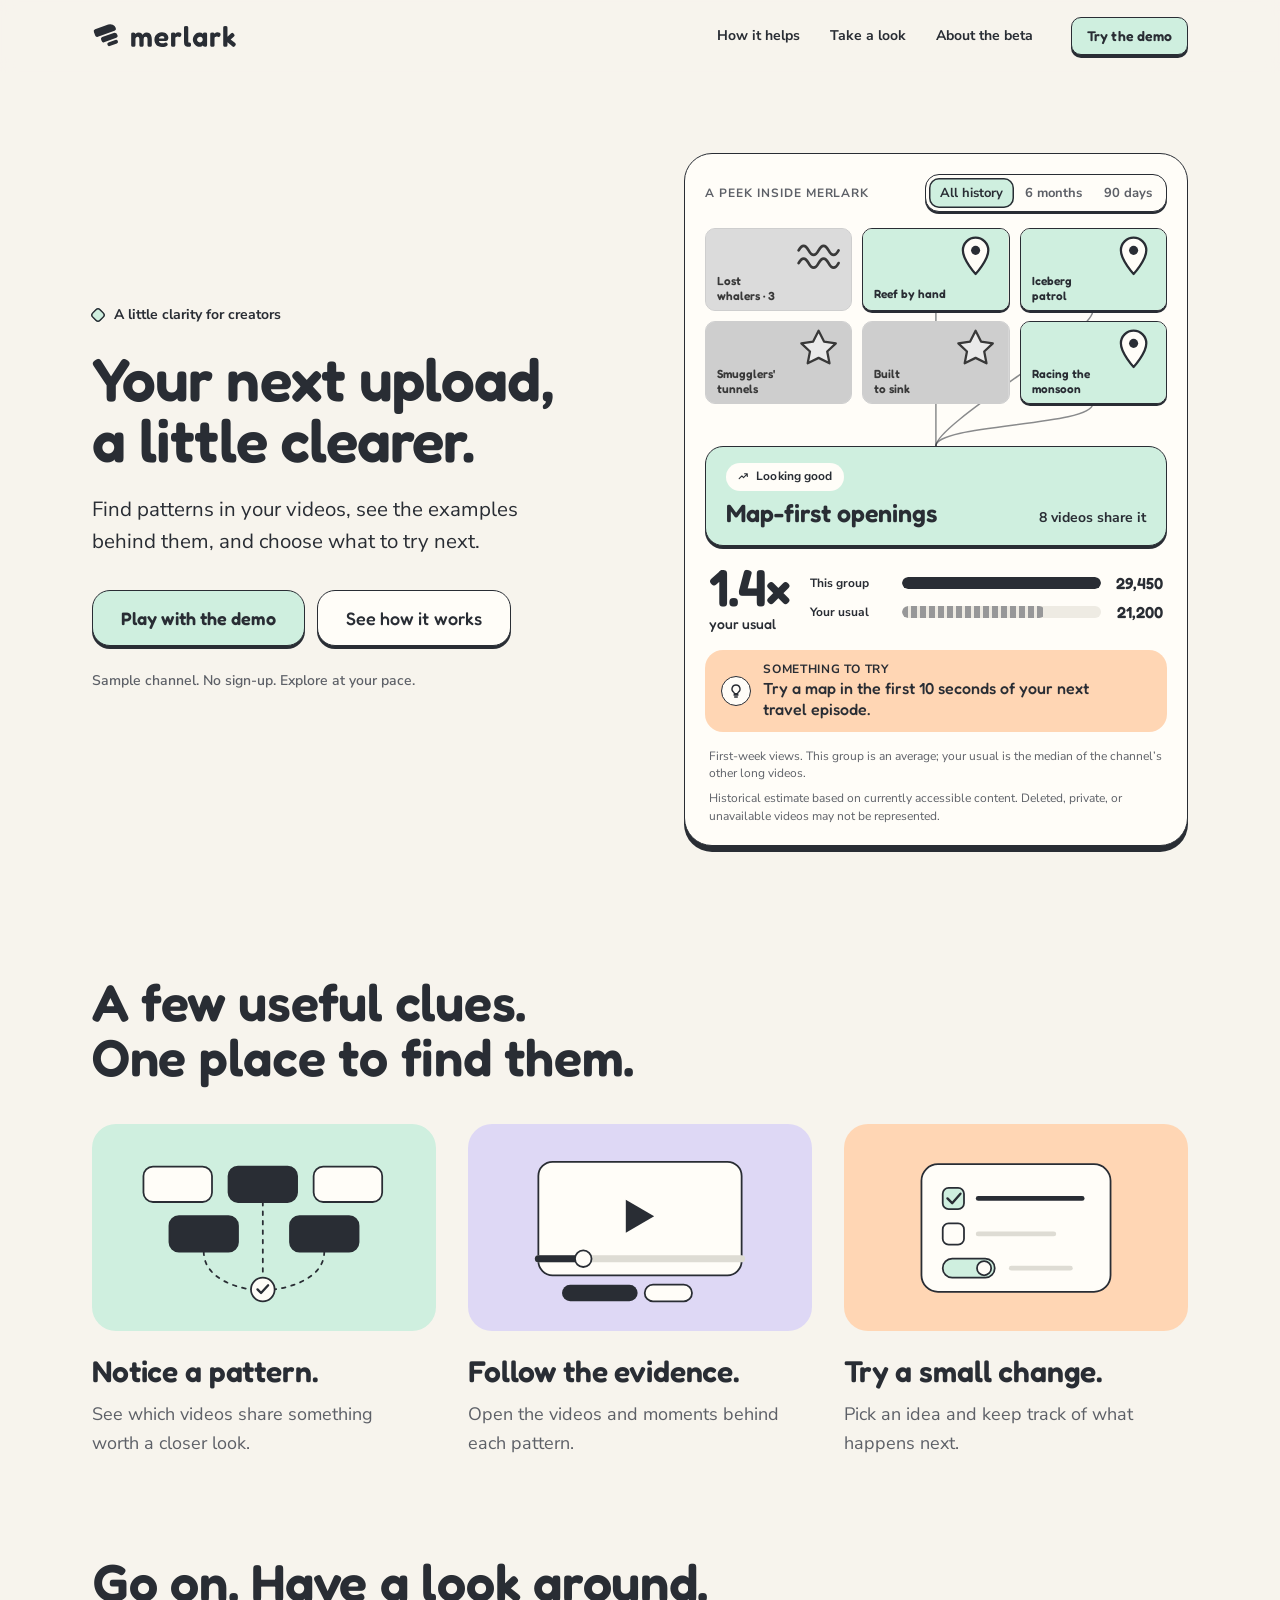
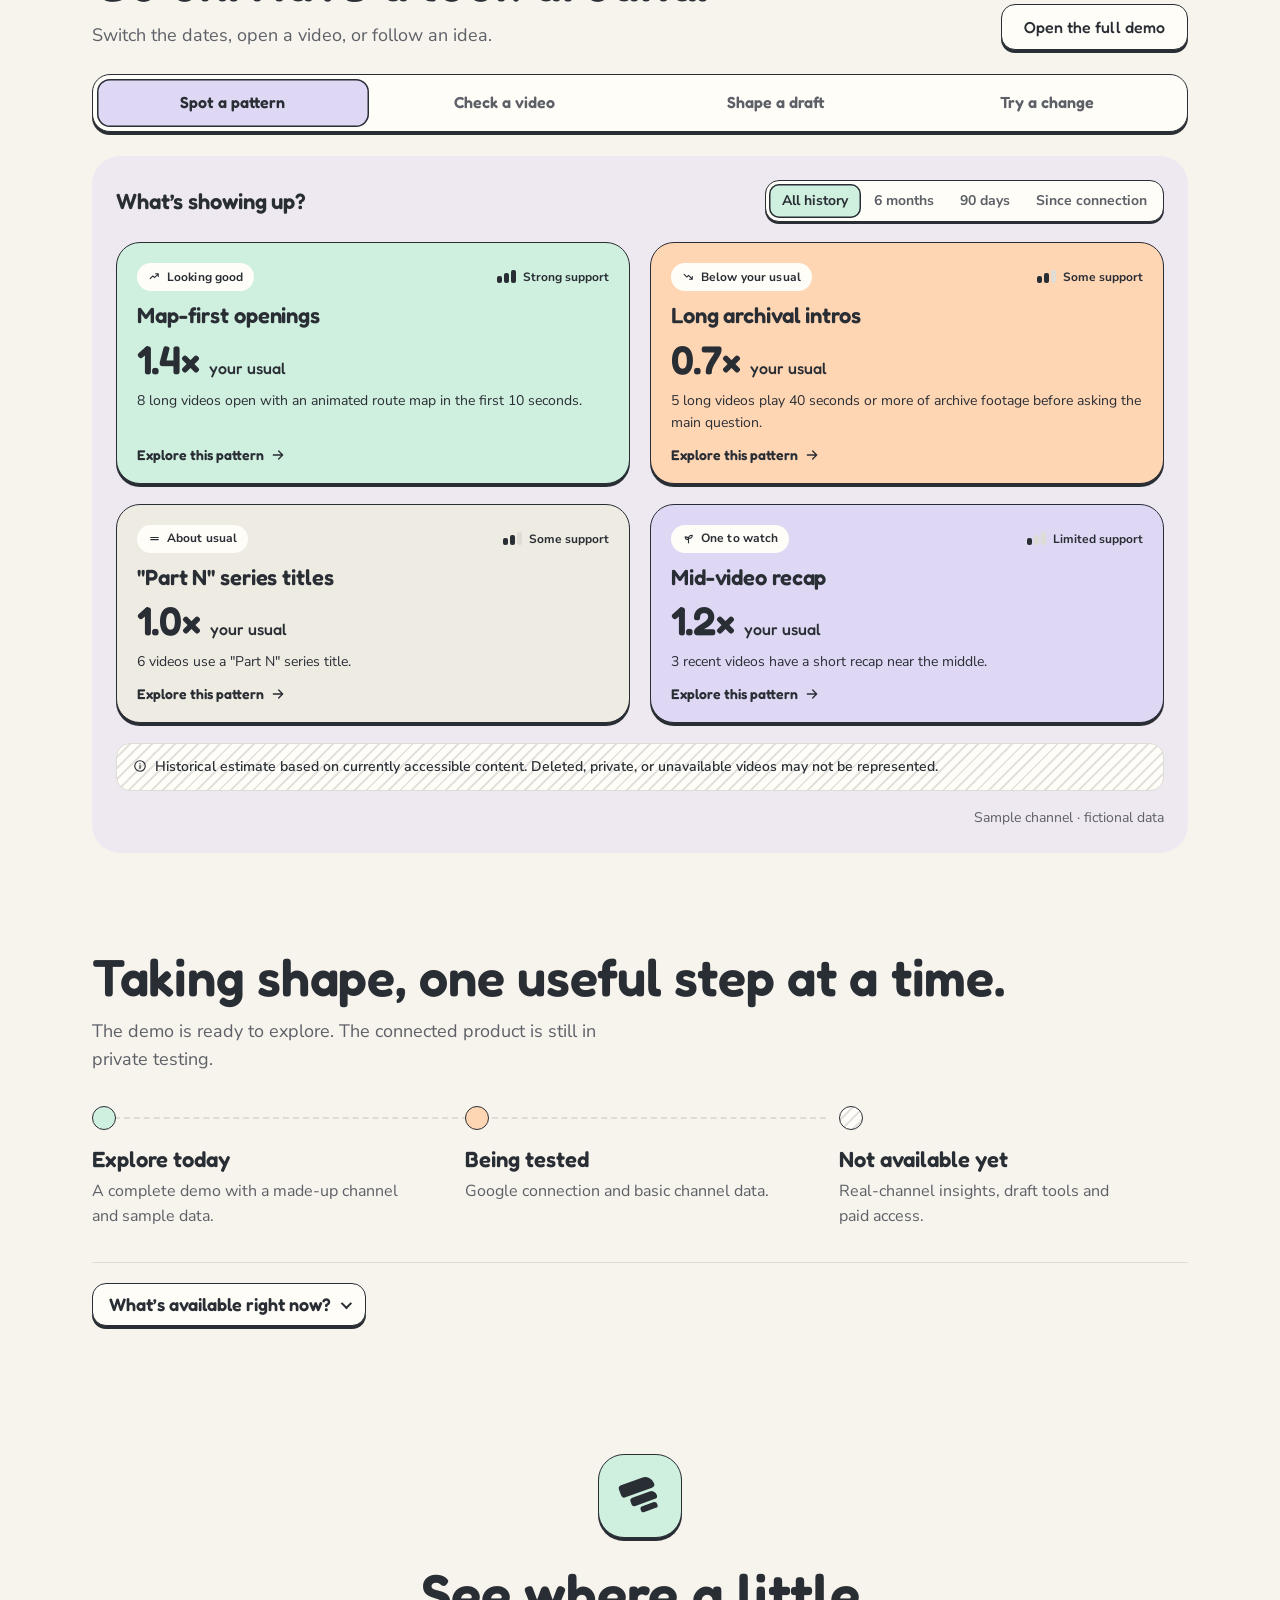
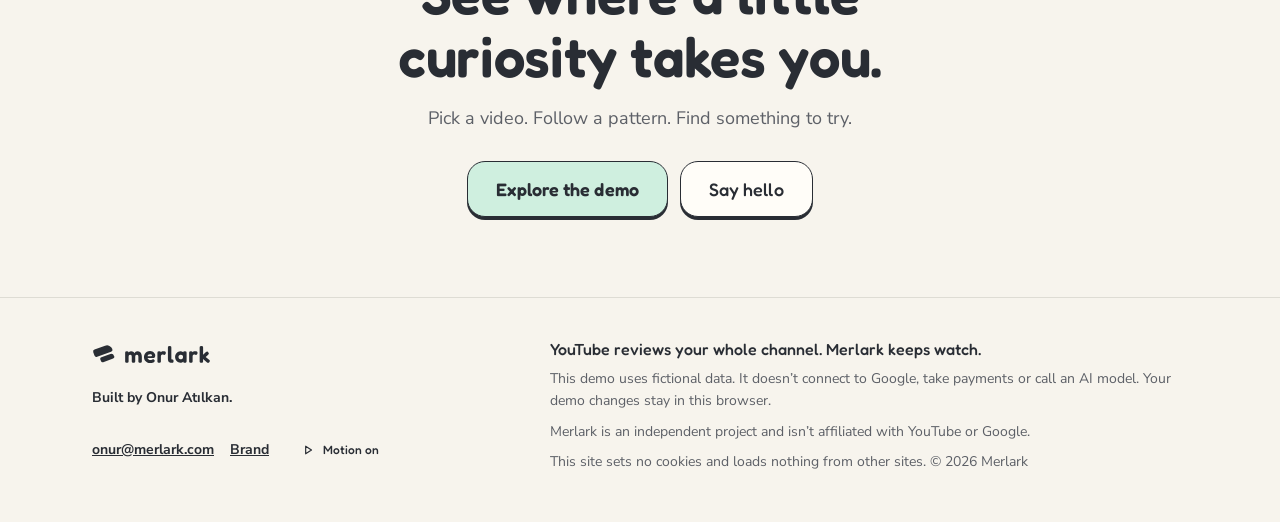
<file: index.html>
<!doctype html>
<html lang="en">
<head>
<meta charset="utf-8">
<meta name="viewport" content="width=device-width, initial-scale=1, viewport-fit=cover">
<meta name="color-scheme" content="light">
<meta name="theme-color" content="#F7F4ED">
<title>Merlark</title>
<meta name="description" content="Find patterns in your videos, see the examples behind them, and choose what to try next. Play with the demo on a sample channel. No sign-up.">
<meta name="robots" content="index,follow">
<link rel="canonical" href="https://merlark.com/">
<meta property="og:type" content="website">
<meta property="og:title" content="Merlark · Your next upload, a little clearer.">
<meta property="og:description" content="Find patterns in your videos, see the examples behind them, and choose what to try next.">
<meta property="og:image" content="https://merlark.com/assets/brand/og-image.png">
<meta property="og:image:width" content="1200">
<meta property="og:image:height" content="630">
<meta property="og:url" content="https://merlark.com/">
<meta name="twitter:card" content="summary_large_image">
<link rel="icon" href="assets/brand/favicon.svg" type="image/svg+xml">
<link rel="icon" href="assets/brand/favicon-32.png" sizes="32x32" type="image/png">
<link rel="apple-touch-icon" href="assets/brand/apple-touch-icon.png">
<link rel="manifest" href="site.webmanifest">
<link rel="preload" href="assets/fonts/fredoka-latin-wght-normal.woff2" as="font" type="font/woff2" crossorigin>
<link rel="preload" href="assets/fonts/nunito-sans-latin-wght-normal.woff2" as="font" type="font/woff2" crossorigin>
<script>try{if(localStorage.getItem('merlark-motion')==='off')document.documentElement.classList.add('motion-off')}catch(e){}</script>
<link rel="stylesheet" href="assets/css/tokens.css">
<link rel="stylesheet" href="assets/css/base.css">
<link rel="stylesheet" href="assets/css/panel-kit.css">
<link rel="stylesheet" href="demo/css/components.css">
<link rel="stylesheet" href="demo/css/views.css">
<link rel="stylesheet" href="assets/css/landing.css">
</head>
<body class="landing">
<a class="skip" href="#main">Skip to content</a>

<header class="site-head">
  <div class="wrap head-row">
    <a class="logo" href="./" aria-label="Merlark home" data-logo="lockup"></a>
    <nav class="site-nav" aria-label="Sections">
      <a href="#help">How it helps</a>
      <a href="#look">Take a look</a>
      <a href="#beta">About the beta</a>
    </nav>
    <a class="btn btn-primary btn-sm head-cta" href="demo/">Try the demo</a>
  </div>
</header>

<main id="main">
  <section class="hero wrap" aria-labelledby="hero-title">
    <div class="hero-copy">
      <p class="hero-eyebrow"><span class="spark" aria-hidden="true"></span>A little clarity for creators</p>
      <h1 id="hero-title" class="display"><span class="ln">Your next upload,</span><br><span class="ln">a little clearer.</span></h1>
      <p class="lead">Find patterns in your videos, see the examples behind them, and choose what to try next.</p>
      <div class="btn-row hero-actions">
        <a class="btn btn-primary btn-lg" href="demo/">Play with the demo</a>
        <a class="btn btn-ghost btn-lg" href="#look">See how it works</a>
      </div>
      <p class="support">Sample channel. No sign-up. Explore at your pace.</p>
    </div>

    <div class="peek" aria-label="A peek inside Merlark, with sample data">
      <div class="peek-top">
        <span class="peek-label">A peek inside Merlark</span>
        <div class="peek-range" data-peek="range"></div>
      </div>
      <div class="peek-videos" data-peek="videos" aria-hidden="true"></div>
      <svg class="peek-wires" data-peek="wires" aria-hidden="true"></svg>
      <a class="peek-pattern" data-peek="pattern" href="demo/?skipwelcome#/patterns/F1">
        <span class="chip state state-working" data-peek="chip">Looking good</span>
        <b data-peek="name">Map-first openings</b>
        <span class="peek-count"><span data-f1="n">8</span> videos share it</span>
      </a>
      <div class="peek-compare">
        <div class="peek-mult"><b class="num" data-f1="mult">1.4×</b><span>your usual</span></div>
        <div class="peek-bars">
          <div class="peek-bar group"><span>This group</span><i style="--w:100%"></i><b class="num" data-f1="groupViews">29,450</b></div>
          <div class="peek-bar base"><span>Your usual</span><i style="--w:72%"></i><b class="num" data-f1="baselineViews">21,200</b></div>
        </div>
      </div>
      <div class="peek-try" data-peek="try">
        <span class="peek-try-ico" aria-hidden="true"></span>
        <p><small>Something to try</small><span data-f1="action">Try a map in the first 10 seconds of your next travel episode.</span></p>
      </div>
      <p class="peek-note">First-week views. This group is an average; your usual is the median of the channel’s other long videos.</p>
      <p class="peek-note backfill">Historical estimate based on currently accessible content. Deleted, private, or unavailable videos may not be represented.</p>
    </div>
  </section>

  <section class="help wrap" id="help" aria-labelledby="help-title">
    <h2 id="help-title" class="section-title">A few useful clues.<br>One place to find them.</h2>
    <ol class="benefits">
      <li class="benefit b-mint">
        <div class="b-art" data-from="videos" aria-hidden="true">
          <svg viewBox="0 0 220 132"><path d="M109 44 V108 M59 86 C59 112 96 118 100 118 M161 86 C161 112 122 118 118 118" class="a-wire"/><rect x="8" y="14" width="58" height="30" rx="8" class="a-tile"/><rect x="80" y="14" width="58" height="30" rx="8" class="a-tile on"/><rect x="152" y="14" width="58" height="30" rx="8" class="a-tile"/><rect x="30" y="56" width="58" height="30" rx="8" class="a-tile on"/><rect x="132" y="56" width="58" height="30" rx="8" class="a-tile on"/><circle cx="109" cy="118" r="10" class="a-dot"/><path d="M104.5 118 l3 3 l6 -6.5" class="a-tick"/></svg>
        </div>
        <h3>Notice a pattern.</h3>
        <p>See which videos share something worth a closer look.</p>
      </li>
      <li class="benefit b-lilac">
        <div class="b-art" data-from="pattern" aria-hidden="true">
          <svg viewBox="0 0 220 132"><rect x="24" y="10" width="172" height="96" rx="12" class="a-frame"/><path d="M98 42 v28 l24 -14 z" class="a-play"/><path d="M24 92 h172" class="a-track"/><path d="M24 92 h38" class="a-seg"/><circle cx="62" cy="92" r="7" class="a-dot"/><rect x="44" y="114" width="64" height="14" rx="7" class="a-chip"/><rect x="114" y="114" width="40" height="14" rx="7" class="a-chip light"/></svg>
        </div>
        <h3>Follow the evidence.</h3>
        <p>Open the videos and moments behind each pattern.</p>
      </li>
      <li class="benefit b-apricot">
        <div class="b-art" data-from="try" aria-hidden="true">
          <svg viewBox="0 0 220 132"><rect x="30" y="12" width="160" height="108" rx="14" class="a-note"/><rect x="48" y="32" width="18" height="18" rx="5" class="a-check"/><path d="M52 41 l4 4 l7 -8" class="a-tick"/><path d="M78 41 h88" class="a-line"/><rect x="48" y="62" width="18" height="18" rx="5" class="a-check off"/><path d="M78 71 h64" class="a-line light"/><rect x="48" y="92" width="44" height="16" rx="8" class="a-toggle"/><circle cx="83" cy="100" r="6" class="a-knob"/><path d="M106 100 h50" class="a-line light"/></svg>
        </div>
        <h3>Try a small change.</h3>
        <p>Pick an idea and keep track of what happens next.</p>
      </li>
    </ol>
  </section>

  <section class="look wrap" id="look" aria-labelledby="look-title">
    <div class="look-head">
      <div>
        <h2 id="look-title" class="section-title">Go on. Have a look around.</h2>
        <p class="section-lead">Switch the dates, open a video, or follow an idea.</p>
      </div>
      <a class="btn btn-ghost" href="demo/">Open the full demo</a>
    </div>
    <div class="look-tabs" role="tablist" aria-label="Product preview">
      <span class="look-mark" aria-hidden="true"></span>
      <button role="tab" id="tab-spot" aria-controls="pane-spot" aria-selected="true" type="button">Spot a pattern</button>
      <button role="tab" id="tab-check" aria-controls="pane-check" aria-selected="false" tabindex="-1" type="button">Check a video</button>
      <button role="tab" id="tab-shape" aria-controls="pane-shape" aria-selected="false" tabindex="-1" type="button">Shape a draft</button>
      <button role="tab" id="tab-try" aria-controls="pane-try" aria-selected="false" tabindex="-1" type="button">Try a change</button>
    </div>
    <div class="look-stage">
      <div class="look-pane" role="tabpanel" id="pane-spot" aria-labelledby="tab-spot"><noscript><p>Open the demo to explore the sample patterns.</p></noscript></div>
      <div class="look-pane" role="tabpanel" id="pane-check" aria-labelledby="tab-check" hidden></div>
      <div class="look-pane" role="tabpanel" id="pane-shape" aria-labelledby="tab-shape" hidden></div>
      <div class="look-pane" role="tabpanel" id="pane-try" aria-labelledby="tab-try" hidden></div>
      <p class="look-foot fine">Sample channel · fictional data</p>
    </div>
  </section>

  <section class="beta wrap" id="beta" aria-labelledby="beta-title">
    <div class="beta-head">
      <h2 id="beta-title" class="section-title">Taking shape, one useful step at a time.</h2>
      <p class="section-lead">The demo is ready to explore. The connected product is still in private testing.</p>
    </div>
    <ol class="beta-steps">
      <li class="bs now"><span class="bs-dot" aria-hidden="true"></span><b>Explore today</b><p>A complete demo with a made-up channel and sample data.</p></li>
      <li class="bs testing"><span class="bs-dot" aria-hidden="true"></span><b>Being tested</b><p>Google connection and basic channel data.</p></li>
      <li class="bs later"><span class="bs-dot" aria-hidden="true"></span><b>Not available yet</b><p>Real-channel insights, draft tools and paid access.</p></li>
    </ol>
    <details class="beta-details">
      <summary>What’s available right now?</summary>
      <div class="beta-facts">
        <div><h3>In private testing</h3><ul>
          <li>Google sign-in with read-only YouTube access.</li>
          <li>Channel and video data from the official YouTube APIs.</li>
          <li>Stored YouTube statistics are deleted within 30 days.</li>
          <li>Disconnecting a channel deletes its stored data.</li></ul></div>
        <div><h3>Only in the demo</h3><ul>
          <li>Patterns, comparisons, the weekly recap, experiments and drafts.</li>
          <li>Months of channel history. The connected product keeps statistics for 30 days at most.</li>
          <li>Everything runs on fictional data in your browser.</li></ul></div>
        <div><h3>Waiting on approval</h3><ul>
          <li>Patterns, comparisons and longer history count as derived metrics under YouTube’s developer policies. They need an API audit first, and Merlark hasn’t received that approval yet.</li>
          <li>Merlark doesn’t estimate monetization status or predict YouTube decisions.</li></ul></div>
      </div>
    </details>
  </section>

  <section class="closing wrap" aria-labelledby="closing-title">
    <span class="closing-mark" data-logo="symbol-lg" aria-hidden="true"></span>
    <h2 id="closing-title">See where a little curiosity takes you.</h2>
    <p>Pick a video. Follow a pattern. Find something to try.</p>
    <div class="btn-row">
      <a class="btn btn-primary btn-lg" href="demo/">Explore the demo</a>
      <a class="btn btn-ghost btn-lg" href="mailto:onur@merlark.com?subject=Hello%20from%20merlark.com">Say hello</a>
    </div>
  </section>
</main>

<footer class="site-foot">
  <div class="wrap foot-row">
    <div class="foot-brand"><span data-logo="lockup-small"></span>
      <p>Built by Onur Atılkan.</p>
      <p class="foot-links"><a href="mailto:onur@merlark.com">onur@merlark.com</a><a href="brand/">Brand</a><span id="motion-toggle-foot"></span></p></div>
    <div class="foot-fine">
      <p>YouTube reviews your whole channel. Merlark keeps watch.</p>
      <p>This demo uses fictional data. It doesn’t connect to Google, take payments or call an AI model. Your demo changes stay in this browser.</p>
      <p>Merlark is an independent project and isn’t affiliated with YouTube or Google.</p>
      <p>This site sets no cookies and loads nothing from other sites. © 2026 Merlark</p></div>
  </div>
</footer>
<script type="module" src="assets/js/landing.js"></script>
</body>
</html>
</file>
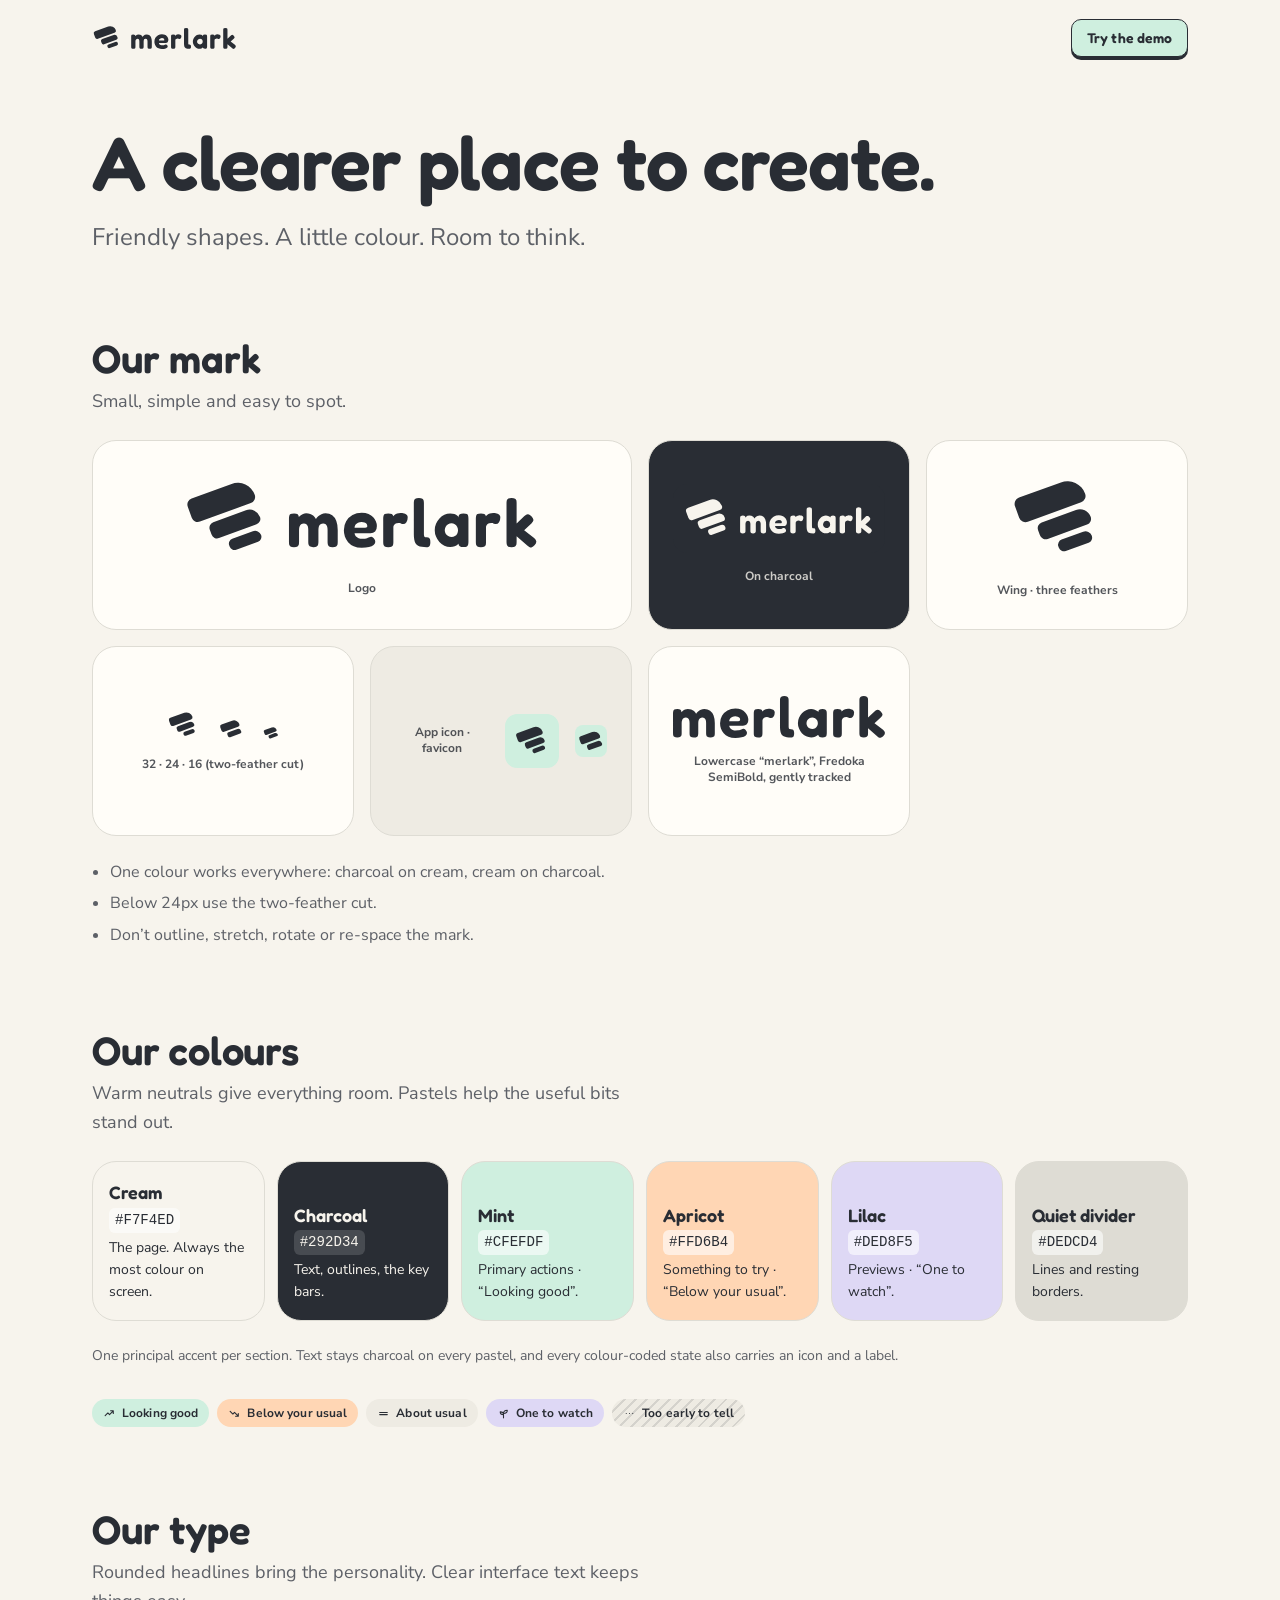
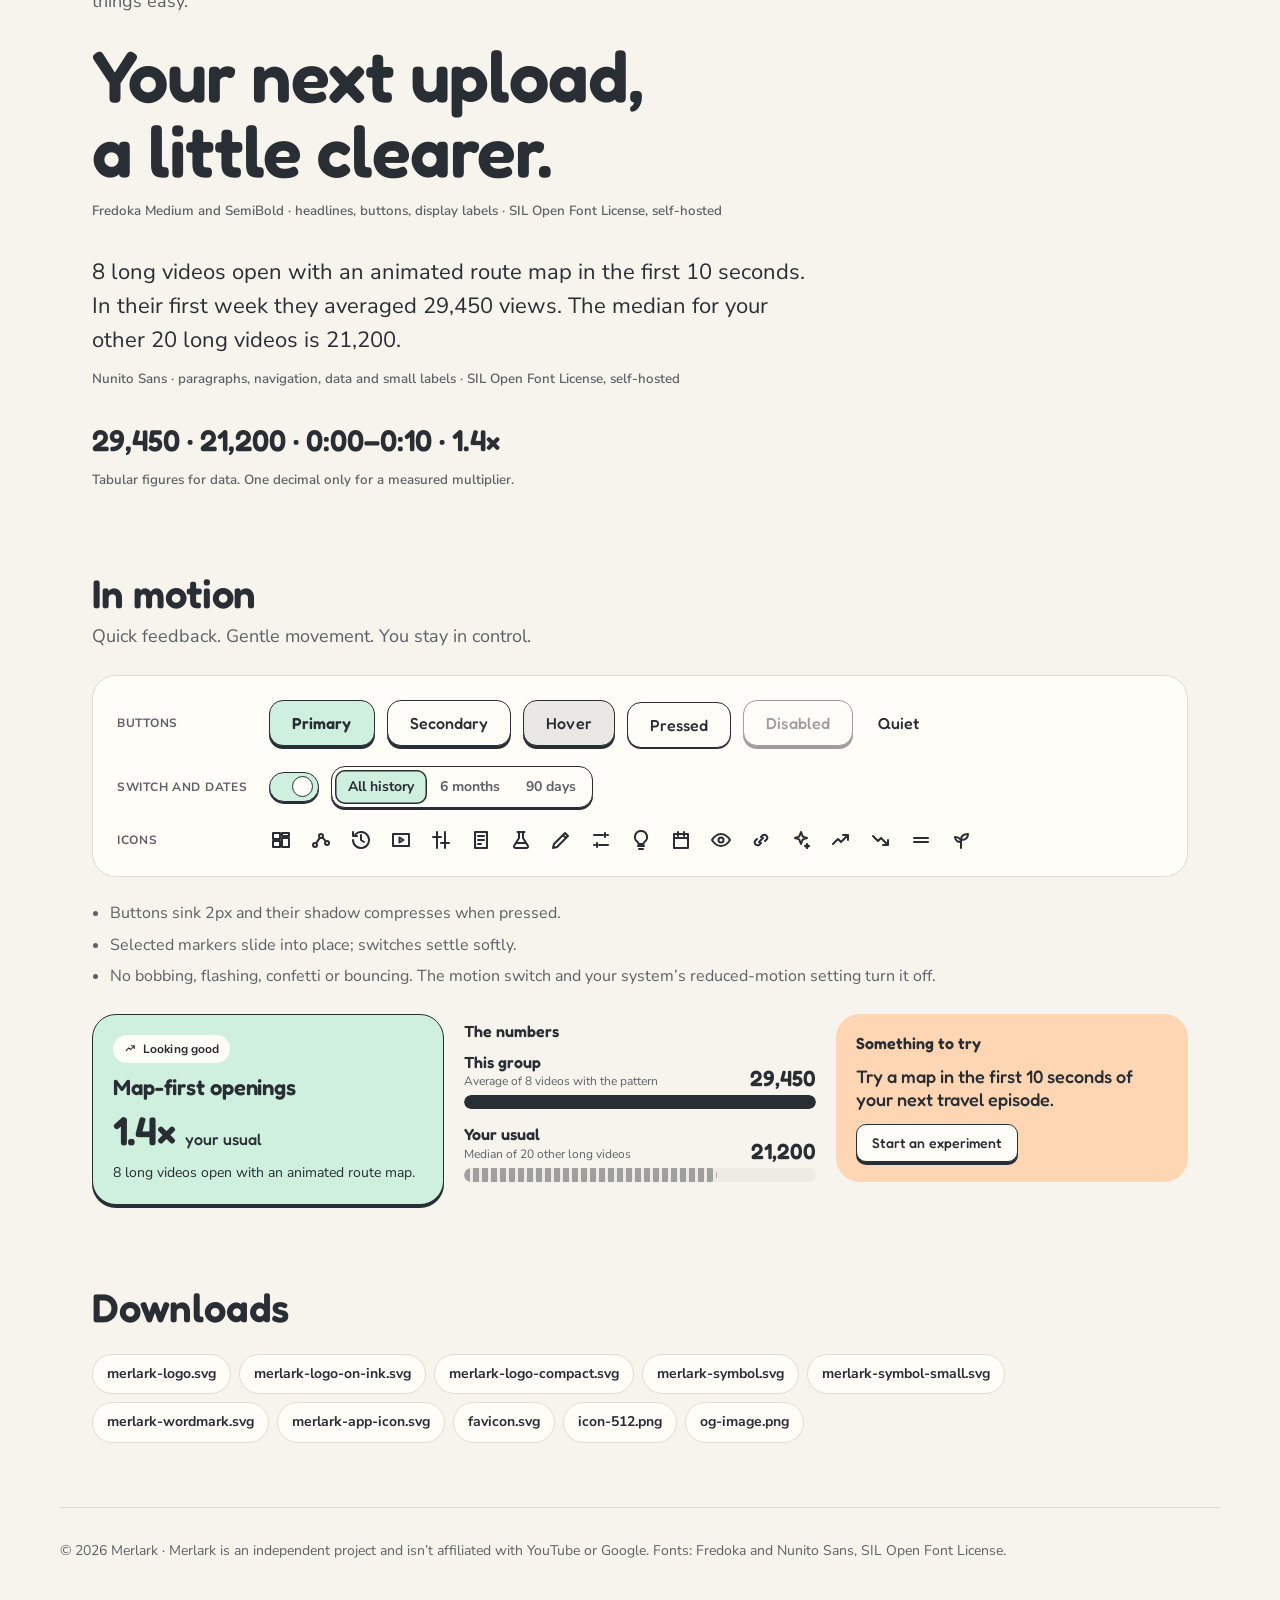
<file: brand/index.html>
<!doctype html>
<html lang="en">
<head>
<meta charset="utf-8"><meta name="viewport" content="width=device-width, initial-scale=1"><meta name="color-scheme" content="light"><meta name="theme-color" content="#F7F4ED">
<title>Merlark brand</title>
<meta name="description" content="The Merlark identity: the wing mark, warm cream with three pastels, Fredoka and Nunito Sans, pressable controls and gentle motion.">
<link rel="icon" href="../assets/brand/favicon.svg" type="image/svg+xml">
<link rel="icon" href="../assets/brand/favicon-32.png" sizes="32x32" type="image/png">
<link rel="preload" href="../assets/fonts/fredoka-latin-wght-normal.woff2" as="font" type="font/woff2" crossorigin>
<link rel="preload" href="../assets/fonts/nunito-sans-latin-wght-normal.woff2" as="font" type="font/woff2" crossorigin>
<script>try{if(localStorage.getItem('merlark-motion')==='off')document.documentElement.classList.add('motion-off')}catch(e){}</script>
<link rel="stylesheet" href="../assets/css/tokens.css"><link rel="stylesheet" href="../assets/css/base.css"><link rel="stylesheet" href="../assets/css/panel-kit.css"><link rel="stylesheet" href="brand.css">
</head>
<body>
<header class="bb-head wrap"><a href="../" class="logo" aria-label="Merlark home" data-logo></a><a class="btn btn-primary btn-sm" href="../demo/">Try the demo</a></header>
<main class="bb wrap">
<section class="bb-hero">
  <h1 class="display">A clearer place to create.</h1>
  <p class="lead">Friendly shapes. A little colour. Room to think.</p>
</section>

<section class="bb-sec" aria-labelledby="mark">
  <div class="bb-intro"><h2 id="mark">Our mark</h2><p>Small, simple and easy to spot.</p></div>
  <div class="mark-grid">
    <figure class="mk big"><img src="../assets/brand/merlark-logo.svg" width="360" height="96" alt="Merlark logo: a wing of three rounded feathers beside the lowercase wordmark"><figcaption>Logo</figcaption></figure>
    <figure class="mk ink"><img src="../assets/brand/merlark-logo-on-ink.svg" width="280" height="88" alt="Merlark logo on charcoal"><figcaption>On charcoal</figcaption></figure>
    <figure class="mk"><img src="../assets/brand/merlark-symbol.svg" width="96" height="96" alt="The wing symbol"><figcaption>Wing · three feathers</figcaption></figure>
    <figure class="mk"><span class="sizes"><img src="../assets/brand/merlark-symbol.svg" width="32" height="32" alt="Wing at 32 pixels"><img src="../assets/brand/merlark-symbol-small.svg" width="24" height="24" alt="Small cut at 24 pixels"><img src="../assets/brand/merlark-symbol-small.svg" width="16" height="16" alt="Small cut at 16 pixels"></span><figcaption>32 · 24 · 16 (two-feather cut)</figcaption></figure>
    <figure class="mk mint"><img src="../assets/brand/merlark-app-icon.svg" width="96" height="96" alt="App icon"><img src="../assets/brand/favicon.svg" width="32" height="32" alt="Favicon"><figcaption>App icon · favicon</figcaption></figure>
    <figure class="mk"><img src="../assets/brand/merlark-wordmark.svg" width="220" height="44" alt="Wordmark alone"><figcaption>Lowercase “merlark”, Fredoka SemiBold, gently tracked</figcaption></figure>
  </div>
  <ul class="notes"><li>One colour works everywhere: charcoal on cream, cream on charcoal.</li><li>Below 24px use the two-feather cut.</li><li>Don’t outline, stretch, rotate or re-space the mark.</li></ul>
</section>

<section class="bb-sec" aria-labelledby="colours">
  <div class="bb-intro"><h2 id="colours">Our colours</h2><p>Warm neutrals give everything room. Pastels help the useful bits stand out.</p></div>
  <ul class="swatches">
    <li class="sw-cream"><b>Cream</b><code>#F7F4ED</code><span>The page. Always the most colour on screen.</span></li>
    <li class="sw-ink"><b>Charcoal</b><code>#292D34</code><span>Text, outlines, the key bars.</span></li>
    <li class="sw-mint"><b>Mint</b><code>#CFEFDF</code><span>Primary actions · “Looking good”.</span></li>
    <li class="sw-apricot"><b>Apricot</b><code>#FFD6B4</code><span>Something to try · “Below your usual”.</span></li>
    <li class="sw-lilac"><b>Lilac</b><code>#DED8F5</code><span>Previews · “One to watch”.</span></li>
    <li class="sw-line"><b>Quiet divider</b><code>#DEDCD4</code><span>Lines and resting borders.</span></li>
  </ul>
  <p class="fine">One principal accent per section. Text stays charcoal on every pastel, and every colour-coded state also carries an icon and a label.</p>
  <div class="chips states" data-states></div>
</section>

<section class="bb-sec" aria-labelledby="type">
  <div class="bb-intro"><h2 id="type">Our type</h2><p>Rounded headlines bring the personality. Clear interface text keeps things easy.</p></div>
  <div class="type">
    <div><p class="spec-display">Your next upload,<br>a little clearer.</p><small>Fredoka Medium and SemiBold · headlines, buttons, display labels · SIL Open Font License, self-hosted</small></div>
    <div><p class="spec-body">8 long videos open with an animated route map in the first 10 seconds. In their first week they averaged 29,450 views. The median for your other 20 long videos is 21,200.</p><small>Nunito Sans · paragraphs, navigation, data and small labels · SIL Open Font License, self-hosted</small></div>
    <div><p class="spec-num num">29,450 · 21,200 · 0:00–0:10 · 1.4×</p><small>Tabular figures for data. One decimal only for a measured multiplier.</small></div>
  </div>
</section>

<section class="bb-sec" aria-labelledby="motion">
  <div class="bb-intro"><h2 id="motion">In motion</h2><p>Quick feedback. Gentle movement. You stay in control.</p></div>
  <div class="kit">
    <div class="kit-row"><span class="kit-label">Buttons</span>
      <a class="btn btn-primary" href="../demo/">Primary</a><button class="btn btn-ghost" type="button">Secondary</button><button class="btn btn-ghost is-hover" type="button" tabindex="-1">Hover</button><button class="btn btn-ghost is-pressed" type="button" tabindex="-1">Pressed</button><button class="btn btn-ghost" type="button" disabled>Disabled</button><button class="btn btn-quiet" type="button">Quiet</button></div>
    <div class="kit-row"><span class="kit-label">Switch and dates</span><button class="switch on" type="button" role="switch" aria-checked="true" aria-label="Sample switch" data-demo-switch><i></i></button><span data-seg></span></div>
    <div class="kit-row"><span class="kit-label">Icons</span><span class="icons" data-icons></span></div>
  </div>
  <ul class="notes"><li>Buttons sink 2px and their shadow compresses when pressed.</li><li>Selected markers slide into place; switches settle softly.</li><li>No bobbing, flashing, confetti or bouncing. The motion switch and your system’s reduced-motion setting turn it off.</li></ul>
  <div class="examples">
    <div class="tile state-working"><div class="tile-top" data-chip="working"></div><h3>Map-first openings</h3><p class="readout sm"><b class="num">1.4×</b><span>your usual</span></p><p class="tile-sub">8 long videos open with an animated route map.</p></div>
    <div class="ex-panel"><span class="ex-label">The numbers</span><div data-pair></div></div>
    <div class="ex-try"><span class="ex-label">Something to try</span><p>Try a map in the first 10 seconds of your next travel episode.</p><button class="btn btn-ghost btn-sm" type="button">Start an experiment</button></div>
  </div>
</section>

<section class="bb-sec"><h2>Downloads</h2><ul class="files">
<li><a href="../assets/brand/merlark-logo.svg" download>merlark-logo.svg</a></li><li><a href="../assets/brand/merlark-logo-on-ink.svg" download>merlark-logo-on-ink.svg</a></li><li><a href="../assets/brand/merlark-logo-compact.svg" download>merlark-logo-compact.svg</a></li><li><a href="../assets/brand/merlark-symbol.svg" download>merlark-symbol.svg</a></li><li><a href="../assets/brand/merlark-symbol-small.svg" download>merlark-symbol-small.svg</a></li><li><a href="../assets/brand/merlark-wordmark.svg" download>merlark-wordmark.svg</a></li><li><a href="../assets/brand/merlark-app-icon.svg" download>merlark-app-icon.svg</a></li><li><a href="../assets/brand/favicon.svg" download>favicon.svg</a></li><li><a href="../assets/brand/icon-512.png" download>icon-512.png</a></li><li><a href="../assets/brand/og-image.png" download>og-image.png</a></li>
</ul></section>
</main>
<footer class="bb-foot wrap">© 2026 Merlark · Merlark is an independent project and isn’t affiliated with YouTube or Google. Fonts: Fredoka and Nunito Sans, SIL Open Font License.</footer>
<script type="module">
import { symbol, wordmark, icon, segmented } from '../demo/js/ui/dom.js';
import { stateChip, barPair } from '../demo/js/ui/components.js';
import { initMotionPreference } from '../demo/js/ui/motion.js';
initMotionPreference();
document.querySelector('[data-logo]').append(symbol(30), wordmark(21));
const s = document.querySelector('[data-demo-switch]');
s.addEventListener('click', () => { const on = s.getAttribute('aria-checked') !== 'true'; s.setAttribute('aria-checked', String(on)); s.classList.toggle('on', on); });
document.querySelector('[data-seg]').append(segmented([['all', 'All history'], ['6m', '6 months'], ['90d', '90 days']], 'all', () => {}, { label: 'Sample dates' }));
document.querySelector('[data-icons]').append(...['overview', 'patterns', 'history', 'videos', 'compare', 'recap', 'experiments', 'drafts', 'settings', 'bulb', 'calendar', 'eye', 'link', 'sparkle', 'trend_up', 'trend_down', 'level', 'sprout'].map((n) => icon(n, 24)));
document.querySelector('[data-states]').append(...['working', 'slipping', 'neutral', 'emerging', 'insufficient'].map(stateChip));
document.querySelector('[data-chip]').append(stateChip('working'));
document.querySelector('[data-pair]').append(barPair({ group: 29450, groupCalc: 'Average of 8 videos with the pattern', base: 21200, baseCalc: 'Median of 20 other long videos' }));
</script>
</body>
</html>
</file>
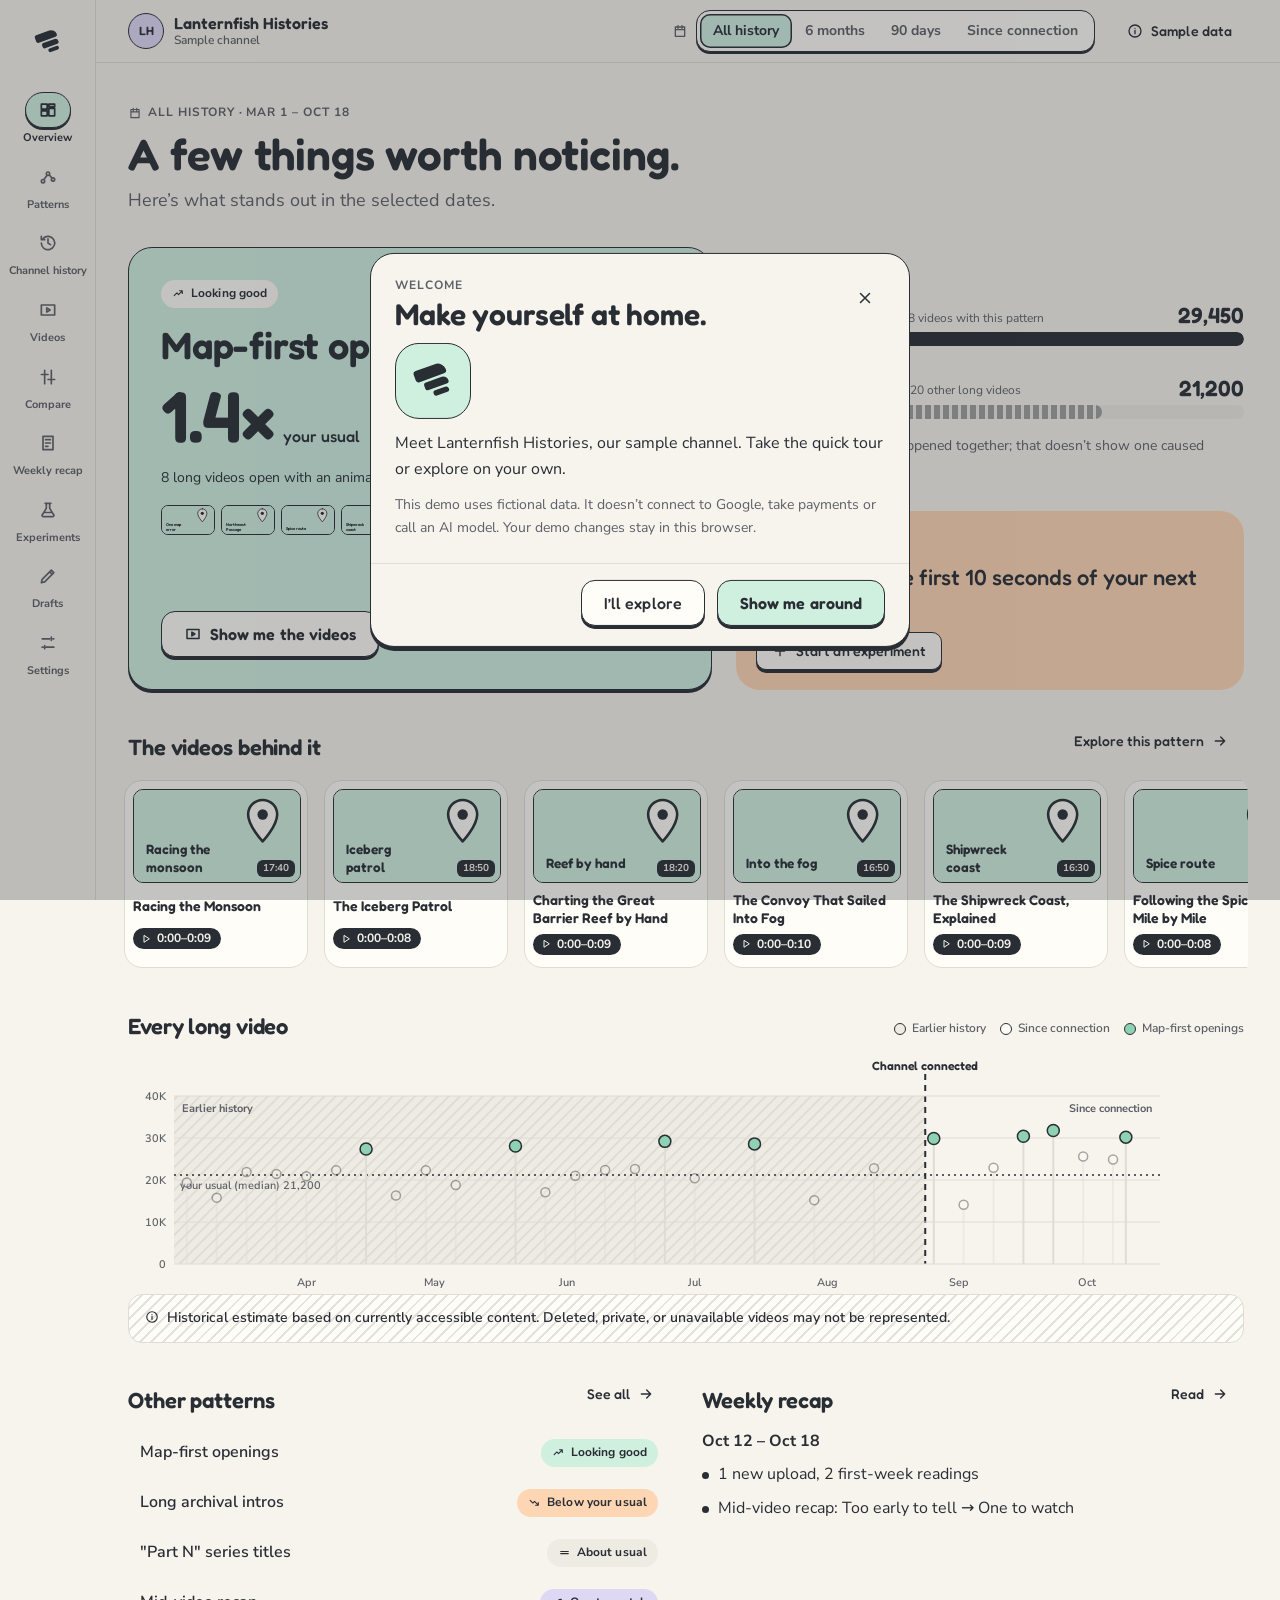
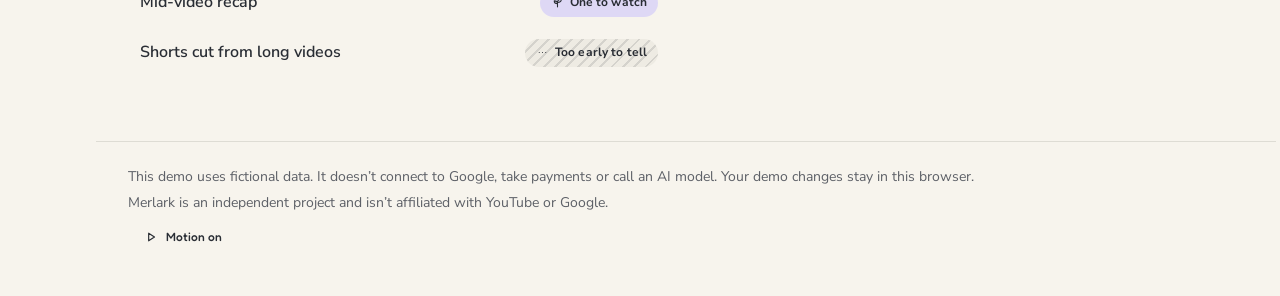
<file: demo/index.html>
<!doctype html>
<html lang="en">
<head>
<meta charset="utf-8">
<meta name="viewport" content="width=device-width, initial-scale=1, viewport-fit=cover">
<meta name="color-scheme" content="light">
<meta name="theme-color" content="#F7F4ED">
<title>Merlark demo</title>
<meta name="description" content="Explore Merlark on a sample channel: patterns, the videos behind them, simple comparisons, experiments and drafts. No sign-up.">
<meta name="robots" content="index,follow">
<meta property="og:title" content="Merlark demo">
<meta property="og:description" content="Sample channel. No sign-up. Explore at your pace.">
<meta property="og:image" content="https://merlark.com/assets/brand/og-image.png">
<meta property="og:url" content="https://merlark.com/demo/">
<meta name="twitter:card" content="summary_large_image">
<link rel="preload" href="../assets/fonts/fredoka-latin-wght-normal.woff2" as="font" type="font/woff2" crossorigin>
<link rel="preload" href="../assets/fonts/nunito-sans-latin-wght-normal.woff2" as="font" type="font/woff2" crossorigin>
<link rel="icon" href="../assets/brand/favicon.svg" type="image/svg+xml">
<link rel="icon" href="../assets/brand/favicon-32.png" sizes="32x32" type="image/png">
<link rel="apple-touch-icon" href="../assets/brand/apple-touch-icon.png">
<link rel="manifest" href="../site.webmanifest">
<script>try{if(localStorage.getItem('merlark-motion')==='off')document.documentElement.classList.add('motion-off')}catch(e){}</script>
<link rel="stylesheet" href="../assets/css/tokens.css">
<link rel="stylesheet" href="../assets/css/base.css">
<link rel="stylesheet" href="../assets/css/panel-kit.css">
<link rel="stylesheet" href="css/shell.css">
<link rel="stylesheet" href="css/components.css">
<link rel="stylesheet" href="css/views.css">
<link rel="stylesheet" href="css/boot.css">
</head>
<body>
<a class="skip" href="#main">Skip to content</a>
<div id="app">
  <div class="boot" role="status">
    <svg width="56" height="56" viewBox="0 0 64 64" aria-hidden="true"><g transform="translate(32 32) rotate(-20) scale(0.9) translate(-32 -32)" fill="currentColor"><path d="M11 7.5H44A14 14 0 0 1 58 21.5V21.5A5 5 0 0 1 53 26.5H11A5 5 0 0 1 6 21.5V12.5A5 5 0 0 1 11 7.5Z"/><path d="M20.5 30.5H47.5A8.5 8.5 0 0 1 56 39V39A4.5 4.5 0 0 1 51.5 43.5H20.5A4.5 4.5 0 0 1 16 39V35A4.5 4.5 0 0 1 20.5 30.5Z"/><path d="M30 47.5H47A5 5 0 0 1 52 52.5V52.5A4 4 0 0 1 48 56.5H30A4 4 0 0 1 26 52.5V51.5A4 4 0 0 1 30 47.5Z"/></g></svg>
    <span>Getting things ready…</span>
  </div>
</div>
<noscript><p class="noscript">That didn’t load. The demo needs JavaScript. <a href="../">Back to merlark.com</a></p></noscript>
<script type="module" src="js/app.js"></script>
</body>
</html>
</file>
<file: assets/css/tokens.css>
/* Merlark design tokens — "a small, cheerful creator's desk". Single source for landing, brand page and demo.
   Cream dominates. Mint, apricot and lilac each organise attention; labels and icons always carry the same meaning. */
@font-face { font-family: "Fredoka"; src: url("../fonts/fredoka-latin-wght-normal.woff2") format("woff2"); font-weight: 300 700; font-style: normal; font-display: swap; }
@font-face { font-family: "Nunito Sans"; src: url("../fonts/nunito-sans-latin-wght-normal.woff2") format("woff2"); font-weight: 200 1000; font-style: normal; font-display: swap; }

:root {
  color-scheme: light;

  /* Surfaces and ink */
  --paper: #f7f4ed;      /* warm cream — the page */
  --panel: #fffdf8;      /* controls and the few panels that group things */
  --ink: #292d34;        /* charcoal text and outlines */
  --ink-muted: #5d6067;  /* secondary text, 5.6:1 on cream */
  --ink-line: #dedcd4;   /* quiet divider */
  --ink-soft: rgba(41, 45, 52, 0.1);
  --fog: #eeebe3;        /* neutral tint for "about usual" and inactive tracks */

  /* The three pastels */
  --mint: #cfefdf;
  --apricot: #ffd6b4;
  --lilac: #ded8f5;
  --mint-deep: #8fd2b3;  /* only for thin marks on mint (bars, dots), never text */

  /* Performance-trend states (§5.9) — colour plus an icon plus a label, never colour alone */
  --state-working: var(--mint);
  --state-slipping: var(--apricot);
  --state-emerging: var(--lilac);
  --state-neutral: var(--fog);
  --state-insufficient: var(--fog);
  --hatch: repeating-linear-gradient(135deg, rgba(41, 45, 52, 0.13) 0 2px, transparent 2px 8px);

  /* Type */
  --font-display: "Fredoka", ui-rounded, "SF Pro Rounded", system-ui, sans-serif;
  --font-body: "Nunito Sans", system-ui, -apple-system, "Segoe UI", Roboto, Arial, sans-serif;
  --font-mono: ui-monospace, "SF Mono", Menlo, Consolas, monospace;
  --fs-xs: 12px;
  --fs-sm: 14px;
  --fs-md: 16px;
  --fs-lg: 18px;
  --fs-xl: 22px;
  --fs-2xl: 30px;
  --fs-3xl: clamp(42px, 6.2vw, 76px);

  /* 4px steps */
  --s1: 4px; --s2: 8px; --s3: 12px; --s4: 16px; --s5: 20px; --s6: 24px; --s8: 32px; --s10: 40px; --s12: 48px; --s16: 64px; --s20: 80px; --s24: 96px;

  /* Shape and depth */
  --r-sm: 10px;
  --r-md: 14px;
  --r-lg: 18px;
  --r-xl: 24px;
  --r-pill: 999px;
  --line: 1.5px solid var(--ink);
  --shadow: 0 3px 0 var(--ink);
  --shadow-pressed: 0 1px 0 var(--ink);

  /* Motion: short, settling, no bounce */
  --dur-press: 110ms;
  --dur-move: 280ms;
  --ease-settle: cubic-bezier(0.22, 1, 0.36, 1);
  --ease-soft: cubic-bezier(0.34, 1.16, 0.64, 1);

  --focus: 0 0 0 3px var(--paper), 0 0 0 5px var(--ink);
  --wrap: 1160px;
}
</file>
<file: assets/css/base.css>
/* Base: reset, type and the shared controls (buttons, chips, switches, segmented controls, panels).
   Used by the landing page, the brand page and the demo. */
*, *::before, *::after { box-sizing: border-box; }
html { -webkit-text-size-adjust: 100%; text-size-adjust: 100%; background: var(--paper); }
body {
  margin: 0; min-height: 100vh; overflow-x: hidden;
  background: var(--paper); color: var(--ink);
  font: 400 var(--fs-md)/1.6 var(--font-body);
  -webkit-font-smoothing: antialiased;
}
img, svg { display: block; max-width: 100%; }
a { color: inherit; }
button, input, select, textarea { font: inherit; color: inherit; }
button { cursor: pointer; }
h1, h2, h3, h4 { font-family: var(--font-display); font-weight: 600; line-height: 1.12; margin: 0; letter-spacing: -0.005em; text-wrap: balance; }
p { margin: 0; text-wrap: pretty; }
code { font-family: var(--font-mono); font-size: 0.88em; background: var(--fog); padding: 1px 6px; border-radius: 6px; }
:focus-visible { outline: none; box-shadow: var(--focus); border-radius: 10px; }

.num { font-variant-numeric: tabular-nums; }
.muted, .dim { color: var(--ink-muted); }
.small, .fine { font-size: var(--fs-sm); }
.fine { color: var(--ink-muted); }
.lead { font-size: var(--fs-lg); }
.sr-only { position: absolute !important; width: 1px; height: 1px; margin: -1px; padding: 0; overflow: hidden; clip: rect(0 0 0 0); white-space: nowrap; border: 0; }
.eyebrow { display: inline-flex; align-items: center; gap: 6px; font: 700 var(--fs-xs)/1.3 var(--font-body); letter-spacing: 0.08em; text-transform: uppercase; color: var(--ink-muted); }
.display { font-size: var(--fs-3xl); font-weight: 600; line-height: 1.02; letter-spacing: -0.015em; }
.wrap { width: 100%; max-width: var(--wrap); margin: 0 auto; padding: 0 var(--s4); }
@media (min-width: 768px) { .wrap { padding: 0 var(--s8); } }
.icon { flex: none; }

.skip { position: absolute; left: 12px; top: -60px; z-index: 300; padding: 8px 16px; border-radius: var(--r-pill); background: var(--ink); color: var(--paper); font-weight: 700; text-decoration: none; }
.skip:focus { top: 12px; }

/* ---- logo */
.logo { display: inline-flex; align-items: center; gap: 9px; color: var(--ink); text-decoration: none; }
.sym, .wm { display: block; }

/* ---- buttons: substantial lettering, thin outline, a short solid shadow that compresses on press */
.btn {
  --bg: var(--panel);
  position: relative; display: inline-flex; align-items: center; justify-content: center; gap: 8px;
  min-height: 46px; padding: 0 22px; border: var(--line); border-radius: var(--r-md);
  background: var(--bg); color: var(--ink); box-shadow: var(--shadow);
  font: 500 var(--fs-md)/1 var(--font-display); letter-spacing: 0.005em; text-decoration: none; white-space: nowrap;
  transform: translateY(0); transition: transform var(--dur-press) ease-out, box-shadow var(--dur-press) ease-out, background-color 160ms;
  -webkit-tap-highlight-color: transparent; user-select: none;
}
.btn:hover { background: color-mix(in srgb, var(--bg) 90%, var(--ink)); }
.btn:active { transform: translateY(2px); box-shadow: var(--shadow-pressed); }
.btn[disabled], .btn[aria-disabled="true"] { opacity: 0.45; cursor: not-allowed; transform: none; box-shadow: var(--shadow); }
.btn-primary { --bg: var(--mint); font-weight: 600; }
.btn-ghost { --bg: var(--panel); }
.btn-quiet { --bg: transparent; border-color: transparent; box-shadow: none; padding: 0 12px; }
.btn-quiet:hover { background: var(--fog); }
.btn-quiet:active, .btn-quiet[disabled] { box-shadow: none; }
.btn-danger { --bg: var(--apricot); }
.btn-sm { min-height: 38px; padding: 0 15px; font-size: var(--fs-sm); border-radius: var(--r-sm); }
.btn-lg { min-height: 56px; padding: 0 28px; font-size: var(--fs-lg); border-radius: var(--r-lg); }
.icon-btn { width: 40px; min-height: 40px; padding: 0; }
.btn-row { display: flex; flex-wrap: wrap; align-items: center; gap: var(--s3); }
.text-link { display: inline-flex; align-items: center; gap: 6px; background: none; border: 0; padding: 0; color: var(--ink); font-weight: 700; text-decoration: underline; text-decoration-thickness: 1.5px; text-underline-offset: 4px; text-decoration-color: var(--ink-line); transition: text-decoration-color 160ms; }
.text-link:hover { text-decoration-color: var(--ink); }

/* ---- chips: labels with an icon, colour is never the only signal */
.chip {
  display: inline-flex; align-items: center; gap: 6px; min-height: 28px; padding: 2px 11px;
  border-radius: var(--r-pill); background: var(--fog); color: var(--ink);
  font: 700 var(--fs-xs)/1.2 var(--font-body); letter-spacing: 0.01em; text-decoration: none; white-space: nowrap; border: 0;
}
.chip .icon { width: 13px; height: 13px; }
a.chip, button.chip { border: 1.5px solid transparent; }
a.chip:hover, button.chip:hover { border-color: var(--ink); }
.chip.state-working { background: var(--state-working); }
.chip.state-slipping { background: var(--state-slipping); }
.chip.state-emerging { background: var(--state-emerging); }
.chip.state-neutral { background: var(--state-neutral); }
.chip.state-insufficient { background: var(--state-insufficient); background-image: var(--hatch); }
.chip.prov-historical { background: var(--panel); box-shadow: inset 0 0 0 1.5px var(--ink-line); background-image: var(--hatch); }
.chip.prov-observed { background: var(--panel); box-shadow: inset 0 0 0 1.5px var(--ink); }
.chip.preview { background: var(--panel); box-shadow: inset 0 0 0 1.5px var(--ink-line); }
.chips { display: flex; flex-wrap: wrap; gap: var(--s2); align-items: center; }

/* ---- switch: the knob settles softly */
.switch {
  position: relative; flex: none; width: 50px; height: 30px; padding: 0; border: var(--line); border-radius: var(--r-pill);
  background: var(--fog); box-shadow: 0 2px 0 var(--ink); transition: background-color 200ms;
}
.switch i { position: absolute; top: 3px; left: 3px; width: 21px; height: 21px; border-radius: 50%; background: var(--panel); border: var(--line); transition: transform 360ms var(--ease-soft); }
.switch.on, .switch[aria-checked="true"] { background: var(--mint); }
.switch.on i, .switch[aria-checked="true"] i { transform: translateX(19px); }
.switch:active i { width: 24px; }

/* ---- segmented control: the selected marker slides into place (see segmented() in demo/js/ui/dom.js) */
.seg {
  position: relative; overflow-x: auto; scrollbar-width: none; display: inline-grid; grid-auto-flow: column; grid-auto-columns: auto; align-items: stretch;
  padding: 3px; border: var(--line); border-radius: var(--r-md); background: var(--panel); box-shadow: 0 2px 0 var(--ink); max-width: 100%;
}
.seg-mark { position: absolute; z-index: 0; top: 3px; bottom: 3px; left: 0; width: 0; border-radius: calc(var(--r-md) - 4px); background: var(--mint); box-shadow: inset 0 0 0 1.5px var(--ink); transition: transform var(--dur-move) var(--ease-settle), width var(--dur-move) var(--ease-settle); }
.seg button {
  position: relative; z-index: 1; min-height: 34px; padding: 0 13px; border: 0; border-radius: calc(var(--r-md) - 4px); background: none;
  font: 700 var(--fs-sm)/1 var(--font-body); color: var(--ink-muted); white-space: nowrap; transition: color 160ms;
}
.seg button[aria-pressed="true"], .seg button[aria-selected="true"] { color: var(--ink); }
.seg button:hover { color: var(--ink); }
.seg.no-mark button[aria-pressed="true"] { background: var(--mint); box-shadow: inset 0 0 0 1.5px var(--ink); }

/* ---- panels: only for grouped controls and genuinely related information */
.panel, .card { background: var(--panel); border-radius: var(--r-xl); border: 1.5px solid var(--ink-line); padding: var(--s6); }
@media (max-width: 640px) { .panel, .card { padding: var(--s4); border-radius: var(--r-lg); } }

/* ---- motion control */
.motion-toggle { font-size: var(--fs-xs); }
@media (prefers-reduced-motion: reduce) { *, *::before, *::after { animation-duration: 0.01ms !important; animation-iteration-count: 1 !important; transition-duration: 0.01ms !important; scroll-behavior: auto !important; } }
.motion-off *, .motion-off *::before, .motion-off *::after { animation-duration: 0.01ms !important; animation-iteration-count: 1 !important; transition-duration: 0.01ms !important; }
.tab-hidden * { animation-play-state: paused !important; }
</file>
<file: assets/css/panel-kit.css>
/* Panel kit: the pieces shared by the landing page and the demo —
   pattern tiles, readouts, the "This group / Your usual" pair, play-chips, evidence bars and video covers. */

/* ---- pattern tile: a pastel surface that you can press */
.tile {
  --tile: var(--fog);
  position: relative; display: flex; flex-direction: column; gap: var(--s3);
  padding: var(--s5); border-radius: var(--r-xl); border: var(--line); background: var(--tile);
  box-shadow: var(--shadow); color: var(--ink); text-decoration: none;
  transition: transform var(--dur-press) ease-out, box-shadow var(--dur-press) ease-out;
}
a.tile:hover, button.tile:hover { transform: translateY(-1px); box-shadow: 0 4px 0 var(--ink); }
a.tile:active, button.tile:active { transform: translateY(2px); box-shadow: var(--shadow-pressed); }
.tile.state-working { --tile: var(--state-working); }
.tile.state-slipping { --tile: var(--state-slipping); }
.tile.state-emerging { --tile: var(--state-emerging); }
.tile.state-neutral { --tile: var(--state-neutral); }
.tile.state-insufficient { --tile: var(--state-insufficient); background-image: var(--hatch); }
.tile .chip { background: var(--panel); }
.tile-top { display: flex; flex-wrap: wrap; align-items: center; justify-content: space-between; gap: var(--s2); }
.tile h2, .tile h3 { font-size: var(--fs-xl); font-weight: 600; }
.tile-sub { font-size: var(--fs-sm); }
.tile-go { display: inline-flex; align-items: center; gap: 6px; margin-top: auto; font: 600 var(--fs-sm)/1 var(--font-display); }

/* ---- readout: one number, big and calm */
.readout { display: flex; align-items: baseline; flex-wrap: wrap; gap: 2px 10px; margin: 0; }
.readout b { font: 600 clamp(48px, 6.5vw, 72px)/0.95 var(--font-display); letter-spacing: -0.02em; font-variant-numeric: tabular-nums; }
.readout span { font: 500 var(--fs-md)/1.2 var(--font-display); }
.readout.sm b { font-size: 40px; }
.readout.none { font: 500 var(--fs-lg)/1.2 var(--font-display); color: var(--ink-muted); }

/* ---- bar pair: "This group" against "Your usual", with the calculation under each label */
.pair { display: grid; gap: var(--s4); }
.pair-row { display: grid; grid-template-columns: 1fr auto; grid-template-areas: "label value" "track track"; gap: 6px var(--s3); align-items: end; }
.pair-label { grid-area: label; display: grid; gap: 1px; font-size: var(--fs-sm); min-width: 0; }
.pair-label b { font: 600 var(--fs-md)/1.2 var(--font-display); }
.pair-label small { color: var(--ink-muted); font-size: var(--fs-xs); line-height: 1.35; }
.pair-value { grid-area: value; font: 600 var(--fs-xl)/1 var(--font-display); }
.pair-track { grid-area: track; height: 14px; border-radius: var(--r-pill); background: var(--fog); overflow: hidden; }
.pair-track i { display: block; height: 100%; width: var(--w); border-radius: var(--r-pill); background: var(--ink); transform-origin: left; transition: width 420ms var(--ease-settle); animation: barGrow 560ms var(--ease-settle) both; }
.pair-row.base .pair-track i { background: repeating-linear-gradient(90deg, var(--ink-muted) 0 6px, transparent 6px 9px); opacity: 0.55; }
@keyframes barGrow { from { transform: scaleX(0.02); } }

/* ---- play-chip: a timestamp you can tap */
.play-chip {
  display: inline-flex; align-items: center; gap: 5px; padding: 3px 10px 3px 7px; border-radius: var(--r-pill);
  background: var(--ink); color: var(--paper); font: 700 var(--fs-xs)/1.2 var(--font-body); white-space: nowrap;
}
.play-chip .icon { width: 12px; height: 12px; }

/* ---- evidence strength: three little bars plus words */
.quality { display: inline-flex; align-items: center; gap: 7px; font: 700 var(--fs-xs)/1 var(--font-body); }
.quality .bars { display: inline-flex; gap: 2px; align-items: end; }
.quality .bars i { width: 5px; border-radius: 2px; background: var(--ink-line); }
.quality .bars i:nth-child(1) { height: 7px; } .quality .bars i:nth-child(2) { height: 10px; } .quality .bars i:nth-child(3) { height: 13px; }
.quality .bars i.on { background: var(--ink); }

/* ---- video covers (flat pastel SVG) */
.thumb { position: relative; display: block; flex: none; aspect-ratio: 16 / 9; border-radius: 10px; overflow: hidden; border: var(--line); background: var(--fog); }
.thumb svg { width: 100%; height: 100%; }
.cover-title { font: 600 13px var(--font-display); }
.thumb-dur, .thumb-tag { position: absolute; bottom: 5px; padding: 1px 6px; border-radius: 6px; background: var(--ink); color: var(--paper); font: 700 10px/1.5 var(--font-body); }
.thumb-dur { right: 5px; }
.thumb-tag { left: 5px; top: 5px; bottom: auto; background: var(--apricot); color: var(--ink); }
</file>
<file: demo/css/components.css>
/* demo/css/components.css — shared demo pieces: headings, controls, notices, "The numbers" / "One possible
   explanation" boxes, evidence rows, charts, dialogs, drawers and toasts. */

/* ---- headings and layout */
.view { display: flex; flex-direction: column; gap: var(--s8); min-width: 0; }
.view > *, .two-col > *, .ov-grid > *, .oi > *, .board > *, .script-grid > * { min-width: 0; }
.view-head { display: flex; flex-wrap: wrap; align-items: flex-end; justify-content: space-between; gap: var(--s4) var(--s6); }
.view-head h1 { font-size: clamp(30px, 4vw, 44px); font-weight: 600; }
.view-head .desc { margin-top: 8px; color: var(--ink-muted); font-size: var(--fs-lg); max-width: 52ch; }
.section-head { display: flex; flex-wrap: wrap; align-items: flex-end; justify-content: space-between; gap: var(--s3); margin-bottom: var(--s4); }
.section-head h2 { font-size: var(--fs-xl); margin-top: 2px; }
.sub { font-size: var(--fs-lg); font-weight: 600; margin: var(--s4) 0 var(--s2); }
.label { display: inline-flex; align-items: center; gap: 8px; font: 600 var(--fs-md)/1.2 var(--font-display); }
.label .icon { color: var(--ink-muted); }
.two-col { display: grid; gap: var(--s8); grid-template-columns: 1fr; }
@media (min-width: 1180px) { .two-col { grid-template-columns: 1fr 1fr; } .two-col.wide-left { grid-template-columns: 1.4fr 1fr; } }
.lede { max-width: 70ch; }
.back { display: inline-flex; align-items: center; gap: 6px; align-self: flex-start; font: 700 var(--fs-sm)/1 var(--font-body); text-decoration: none; padding: 8px 12px 8px 8px; border-radius: var(--r-pill); }
.back:hover { background: var(--fog); }
.pager { display: flex; flex-wrap: wrap; justify-content: space-between; gap: var(--s2); }
.prose p + p, .prose p + h3, .prose ul + p, .prose p + ul { margin-top: var(--s3); }
.prose h3 { font-size: var(--fs-lg); margin-top: var(--s5); }
.prose ul { padding-left: 20px; margin: 0; }
hr.rule { border: 0; border-top: 1.5px solid var(--ink-line); margin: 0; }

/* ---- form controls */
.range select, .search input, .form input, .form select, .form textarea {
  min-height: 40px; padding: 0 36px 0 14px; border: var(--line); border-radius: var(--r-sm);
  background: var(--panel); box-shadow: 0 2px 0 var(--ink); font: 600 var(--fs-sm)/1 var(--font-body);
  appearance: none; -webkit-appearance: none;
  background-image: url("data:image/svg+xml,%3Csvg xmlns='http://www.w3.org/2000/svg' width='12' height='8' viewBox='0 0 12 8'%3E%3Cpath d='M1 1l5 5 5-5' fill='none' stroke='%23292D34' stroke-width='2' stroke-linecap='round' stroke-linejoin='round'/%3E%3C/svg%3E");
  background-repeat: no-repeat; background-position: right 14px center; max-width: 100%;
}
.search { position: relative; display: inline-flex; align-items: center; }
.search .icon { position: absolute; left: 12px; pointer-events: none; }
.search input { padding: 0 14px 0 36px; background-image: none; font-weight: 500; min-width: 200px; }
.form { display: grid; gap: var(--s4); }
.form label { display: grid; gap: 6px; font-weight: 700; font-size: var(--fs-sm); }
.form input, .form textarea { background-image: none; padding: 10px 14px; font-weight: 500; font-size: var(--fs-md); }
.form textarea { min-height: 90px; resize: vertical; }
.form fieldset { border: 1.5px solid var(--ink-line); border-radius: var(--r-md); padding: var(--s3) var(--s4); display: grid; gap: var(--s2); margin: 0; }
.form legend { font-weight: 700; padding: 0 4px; }
.form .radio { display: flex; gap: 10px; align-items: flex-start; font-weight: 400; }
.form .radio input { min-height: 0; width: 18px; height: 18px; margin-top: 3px; accent-color: var(--ink); box-shadow: none; }
.toolbar { display: flex; flex-wrap: wrap; gap: var(--s2); }
.filter-bar { display: flex; flex-wrap: wrap; gap: var(--s2); }
.chip.filter { min-height: 36px; padding: 0 14px; border: 1.5px solid var(--ink-line); background: var(--panel); cursor: pointer; font-size: var(--fs-sm); transition: border-color 150ms, background-color 150ms; }
.chip.filter:hover { border-color: var(--ink); }
.chip.filter.on { border-color: var(--ink); box-shadow: 0 2px 0 var(--ink); }
.chip.filter.on:not([class*="state-"]) { background: var(--mint); }
.chip.filter.state-working.on { background: var(--state-working); }
.chip.filter.state-slipping.on { background: var(--state-slipping); }
.chip.filter.state-emerging.on { background: var(--state-emerging); }
.chip.filter.state-neutral.on { background: var(--state-neutral); }
.chip.filter.state-insufficient.on { background: var(--state-insufficient); background-image: var(--hatch); }
.chip.filter:not(.on) { background: var(--panel); background-image: none; }
.tabs { display: inline-flex; flex-wrap: wrap; gap: 4px; }

/* ---- notices and states */
.notice { display: flex; gap: 8px; align-items: flex-start; padding: var(--s3) var(--s4); border-radius: var(--r-md); background: var(--fog); font-size: var(--fs-sm); }
.notice.warn { background: var(--apricot); }
.period-note { display: flex; gap: 8px; align-items: flex-start; padding: var(--s3) var(--s4); border-radius: var(--r-md); background: var(--fog); font-size: var(--fs-sm); }
.period-note.warn { background: var(--apricot); }
.period-note .icon, .notice .icon { flex: none; margin-top: 3px; }
.backfill-label { display: flex; gap: 8px; align-items: flex-start; padding: var(--s3) var(--s4); border-radius: var(--r-md); background: var(--panel); background-image: var(--hatch); border: 1.5px solid var(--ink-line); font-size: var(--fs-sm); font-weight: 600; }
.backfill-label .icon { flex: none; margin-top: 3px; }
.error-state { padding: var(--s8); border-radius: var(--r-xl); background: var(--apricot); border: var(--line); display: grid; gap: var(--s4); justify-items: start; }
.error-state h2 { font-size: var(--fs-xl); }
.error-state.inline { grid-template-columns: 1fr auto; align-items: center; padding: var(--s5); }
@media (max-width: 640px) { .error-state.inline { grid-template-columns: 1fr; } }
.empty { display: grid; justify-items: center; gap: var(--s3); text-align: center; padding: var(--s10) var(--s4); border: 1.5px dashed var(--ink-line); border-radius: var(--r-xl); }
.empty h3 { font-size: var(--fs-xl); }
.empty-dot { display: grid; place-items: center; width: 52px; height: 52px; border-radius: 50%; background: var(--panel); border: var(--line); }
.insufficient { display: flex; gap: var(--s4); align-items: center; padding: var(--s4) var(--s5); border-radius: var(--r-lg); background: var(--fog); background-image: var(--hatch); border: var(--line); }
.insufficient strong { font: 600 var(--fs-lg)/1.2 var(--font-display); }
.ins-gauge { display: flex; gap: 5px; flex: none; }
.ins-gauge i { width: 14px; height: 34px; border-radius: 7px; border: var(--line); background: var(--panel); }
.ins-gauge i.on { background: var(--ink); }
.mult { font: 600 var(--fs-sm)/1.2 var(--font-display); }
.mult b { font-size: var(--fs-lg); }
.mult.none { color: var(--ink-muted); }
.pending { color: var(--ink-muted); font-size: var(--fs-sm); }

/* ---- "The numbers" / "One possible explanation": always two separate boxes (§5.9) */
.oi { display: grid; gap: var(--s4); grid-template-columns: 1fr; }
@media (min-width: 860px) { .oi { grid-template-columns: 1fr 1fr; } }
.oi-block { padding: var(--s5); border-radius: var(--r-lg); display: grid; gap: var(--s2); align-content: start; }
.oi-block.obs { background: var(--panel); border: var(--line); }
.oi-block.interp { background: transparent; border: 1.5px dashed var(--ink-muted); }
.oi-block.policy { background: var(--fog); border: 1.5px dashed var(--ink-muted); }
.oi-tag { display: inline-flex; align-items: center; gap: 6px; font: 600 var(--fs-sm)/1.2 var(--font-display); }
.oi.compact .oi-block { padding: var(--s4); font-size: var(--fs-sm); }

/* ---- evidence rows */
.ev-list { display: grid; gap: var(--s2); }
.ev-row {
  display: grid; grid-template-columns: auto 1fr auto; gap: var(--s4); align-items: center; width: 100%; padding: var(--s3);
  border: 1.5px solid var(--ink-line); border-radius: var(--r-lg); background: var(--panel); text-align: left;
  transition: border-color 150ms, transform var(--dur-press) ease-out, background-color 150ms;
}
.ev-row:hover, .ev-row.lit { border-color: var(--ink); }
.ev-row.lit { background: color-mix(in srgb, var(--mint) 45%, var(--panel)); }
.ev-row:active { transform: translateY(1px); }
.ev-main { display: grid; gap: 4px; min-width: 0; }
.ev-title { font: 600 var(--fs-md)/1.25 var(--font-display); }
.ev-meta { display: flex; flex-wrap: wrap; gap: 6px 10px; align-items: center; font-size: var(--fs-sm); }
.ev-go { display: grid; place-items: center; width: 34px; height: 34px; border-radius: 50%; background: var(--fog); }
@media (max-width: 560px) { .ev-row { grid-template-columns: auto 1fr; } .ev-row .thumb { width: 72px !important; } .ev-go { display: none; } }

/* ---- lists */
.mini-findings { list-style: none; margin: 0; padding: 0; display: grid; gap: 2px; }
.mini-findings a, .mini-findings li > span:only-child { display: flex; justify-content: space-between; align-items: center; gap: var(--s3); padding: 10px 12px; border-radius: var(--r-md); text-decoration: none; font-weight: 600; }
.mini-findings.big li { display: flex; justify-content: space-between; align-items: center; gap: var(--s3); padding: 12px 0; border-bottom: 1.5px solid var(--ink-line); font-weight: 600; }
.mini-findings a:hover, .mini-findings a:focus-visible { background: var(--fog); }
.plain-list { list-style: none; margin: 0; padding: 0; display: grid; gap: 4px; font-size: var(--fs-sm); }
.facts { display: grid; grid-template-columns: max-content 1fr; gap: 8px var(--s4); margin: var(--s4) 0 0; font-size: var(--fs-sm); }
.facts dt { color: var(--ink-muted); }
.facts dd { margin: 0; font-weight: 600; }
.facts.big dd { font: 600 var(--fs-lg)/1.2 var(--font-display); }
.legend { display: inline-flex; flex-wrap: wrap; gap: 6px 14px; align-items: center; font-size: var(--fs-xs); font-weight: 600; color: var(--ink-muted); }
.legend .lg { display: inline-block; width: 12px; height: 12px; border-radius: 50%; border: 1.5px solid var(--ink); margin-right: -8px; }
.lg.hist { background: var(--fog); } .lg.obs { background: var(--panel); } .lg.hi { background: var(--mint-deep); }
.lgk { display: inline-flex; align-items: center; gap: 6px; }
.lgk i { width: 12px; height: 12px; border-radius: 50%; border: 1.5px solid var(--ink); }
.t-accent i { background: var(--mint); } .t-violet i { background: var(--lilac); } .t-amber i { background: var(--apricot); } .t-base i { background: var(--fog); }

/* ---- meters, spinner, skeleton */
.meter { height: 12px; border-radius: var(--r-pill); background: var(--fog); overflow: hidden; }
.meter i { display: block; height: 100%; border-radius: var(--r-pill); background: var(--ink); transition: width 200ms var(--ease-settle); }
.meter.big { height: 16px; }
.spinner { width: 14px; height: 14px; border-radius: 50%; border: 2px solid var(--ink); border-right-color: transparent; animation: spin 700ms linear infinite; }
@keyframes spin { to { transform: rotate(360deg); } }
.skeleton { display: grid; gap: 10px; }
.skeleton i { height: 14px; border-radius: 7px; background: var(--fog); }

/* ---- charts (hand-built SVG) */
.chart { position: relative; max-width: 100%; overflow: hidden; }
.chart svg { overflow: visible; }
.chart .grid { stroke: var(--ink-line); stroke-width: 1; }
.chart .axis { fill: var(--ink-muted); font: 600 11px var(--font-body); }
.zone-hist { fill: url(#hatch); opacity: 1; }
.zone-obs { fill: transparent; }
.zone-label { font: 700 11px var(--font-body); fill: var(--ink-muted); }
.boundary { stroke: var(--ink); stroke-width: 2; stroke-dasharray: 6 5; }
.boundary-label { font: 600 12px var(--font-display); fill: var(--ink); }
.baseline-line { stroke: var(--ink); stroke-width: 1.5; stroke-dasharray: 2 4; }
.baseline-label { fill: var(--ink); font-weight: 700; }
.dot { cursor: pointer; outline: none; }
.dot .stem { stroke: var(--ink-line); stroke-width: 2; }
.dot circle { stroke: var(--ink); stroke-width: 1.5; transition: r 150ms; }
.dot.historical circle { fill: var(--fog); }
.dot.observed circle { fill: var(--panel); }
.dot.hi circle { fill: var(--mint-deep); }
.dot.lo { opacity: 0.4; }
.dot.focus circle, .dot:hover circle, .dot:focus-visible circle { r: 8; }
.dot.sel circle { stroke-width: 3; }
.chart-tip[hidden] { display: none; }
.chart-tip { position: absolute; z-index: 5; transform: translate(-50%, -100%); display: grid; gap: 2px; padding: 8px 10px; border-radius: var(--r-sm); background: var(--ink); color: var(--paper); font-size: var(--fs-xs); pointer-events: none; max-width: 220px; }
.bar-label { font: 600 13px var(--font-display); fill: var(--ink); }
.bar-note { font: 600 11px var(--font-body); fill: var(--ink-muted); }
.bar-track { fill: var(--fog); }
.bar { fill: var(--mint); stroke: var(--ink); stroke-width: 1.5; transform-box: fill-box; transform-origin: left; }
.bar.base { fill: var(--panel); } .bar.violet { fill: var(--lilac); } .bar.amber { fill: var(--apricot); } .bar.accent { fill: var(--mint); }
.bar-value { font: 600 13px var(--font-display); fill: var(--ink); }
.chart-retention .curve { fill: none; stroke: var(--ink); stroke-width: 2.25; stroke-linejoin: round; }
.chart-retention .curve.c1 { stroke: #7a69c9; } .chart-retention .curve.c2 { stroke: #c97a3a; } .chart-retention .curve.c3 { stroke: var(--ink-muted); }
.chart-retention .seg { fill: var(--mint); opacity: 0.7; }
.chart-retention .seg.pattern { fill: var(--apricot); }
.chart-retention .seg.focus { fill: var(--mint-deep); opacity: 0.7; }
.playhead { stroke: var(--ink); stroke-width: 2; }
.playhead-dot { fill: var(--panel); stroke: var(--ink); stroke-width: 2; }
.spark path { fill: none; stroke: var(--ink); stroke-width: 2; }

/* ---- dialogs, drawers, toasts */
.dialog-root, .drawer-root { position: fixed; inset: 0; z-index: 200; }
.scrim { position: absolute; inset: 0; background: rgba(41, 45, 52, 0.28); opacity: 0; transition: opacity 180ms; }
.open .scrim { opacity: 1; }
.closing .scrim { opacity: 0; }
.dialog-panel, .drawer-panel { position: absolute; background: var(--paper); border: var(--line); box-shadow: 0 4px 0 var(--ink); display: flex; flex-direction: column; max-height: calc(100vh - 32px); }
.dialog-panel { left: 50%; top: 50%; width: min(540px, calc(100vw - 32px)); border-radius: var(--r-xl); transform: translate(-50%, -47%); opacity: 0; transition: transform var(--dur-move) var(--ease-settle), opacity 160ms; }
.open .dialog-panel { transform: translate(-50%, -50%); opacity: 1; }
.closing .dialog-panel { opacity: 0; }
.drawer-panel { right: 12px; top: 12px; bottom: 12px; width: min(520px, calc(100vw - 24px)); border-radius: var(--r-xl); transform: translateX(24px); opacity: 0; transition: transform var(--dur-move) var(--ease-settle), opacity 160ms; max-height: none; }
.drawer-panel.wide { width: min(720px, calc(100vw - 24px)); }
.open .drawer-panel { transform: none; opacity: 1; }
.closing .drawer-panel { transform: translateX(24px); opacity: 0; }
.dialog-head, .drawer-head { display: grid; grid-template-columns: 1fr auto; gap: 4px var(--s3); padding: var(--s6) var(--s6) var(--s3); }
.dialog-head .eyebrow, .drawer-head .eyebrow { grid-column: 1; }
.dialog-head h2, .drawer-head h2 { grid-column: 1; font-size: var(--fs-2xl); }
.dialog-head .btn, .drawer-head .btn { grid-column: 2; grid-row: 1 / span 2; align-self: start; }
.dialog-body, .drawer-body { padding: 0 var(--s6) var(--s6); overflow-y: auto; }
.dialog-foot, .drawer-foot { display: flex; flex-wrap: wrap; justify-content: flex-end; gap: var(--s3); padding: var(--s4) var(--s6) var(--s5); border-top: 1.5px solid var(--ink-line); }
@media (max-width: 560px) { .dialog-head, .drawer-head { padding: var(--s5) var(--s4) var(--s3); } .dialog-body, .drawer-body { padding: 0 var(--s4) var(--s5); } .dialog-foot, .drawer-foot { padding: var(--s3) var(--s4); } .dialog-head h2, .drawer-head h2 { font-size: var(--fs-xl); } }
.has-overlay { overflow: hidden; }
.toast-host { position: fixed; z-index: 260; left: 50%; bottom: 96px; transform: translateX(-50%); display: grid; gap: 8px; width: min(420px, calc(100vw - 32px)); }
@media (min-width: 1024px) { .toast-host { bottom: 24px; } }
.toast { display: flex; gap: 10px; align-items: center; padding: 12px 16px; border-radius: var(--r-md); background: var(--ink); color: var(--paper); font-weight: 600; animation: toastIn 260ms var(--ease-settle) both; }
.toast.error { background: var(--apricot); color: var(--ink); border: var(--line); }
.toast.out { opacity: 0; transform: translateY(6px); transition: opacity 240ms, transform 240ms; }
@keyframes toastIn { from { opacity: 0; transform: translateY(8px); } }

/* ---- welcome */
.welcome { display: grid; gap: var(--s3); }
.welcome-mark { display: grid; place-items: center; width: 76px; height: 76px; border-radius: var(--r-xl); background: var(--mint); border: var(--line); color: var(--ink); }
</file>
<file: demo/css/views.css>
/* demo/css/views.css — screen-specific layouts. One principal focus per screen; most content sits on cream. */

/* ---- overview */
.ov-focus { display: grid; gap: var(--s6); grid-template-columns: 1fr; align-items: stretch; }
@media (min-width: 960px) { .ov-focus { grid-template-columns: 1.15fr 1fr; } }
.hero-tile { padding: var(--s8); gap: var(--s4); }
.hero-tile h2 { font-size: clamp(28px, 3.2vw, 38px); }
.hero-tile .btn-row { margin-top: auto; padding-top: var(--s2); }
.hero-tile .btn-quiet:hover { background: rgba(255, 255, 255, 0.55); }
.hero-tile .btn-primary { --bg: var(--panel); }
.tile-covers { display: flex; flex-wrap: wrap; gap: 6px; }
.tile-covers .thumb { width: 54px !important; border-radius: 7px; }
.hero-tile .insufficient { background-color: var(--panel); }
.ov-side { display: grid; gap: var(--s6); align-content: start; }
.ov-compare { display: grid; gap: var(--s4); padding: var(--s2) 0; }
.try-note { display: grid; gap: var(--s3); justify-items: start; align-content: start; padding: var(--s5); border-radius: var(--r-xl); background: var(--apricot); }
.try-text { font: 500 var(--fs-xl)/1.3 var(--font-display); }
.ov-explain { padding: var(--s6); border-radius: var(--r-xl); background: var(--panel); border: 1.5px solid var(--ink-line); animation: viewIn 260ms var(--ease-settle) both; }
.ov-explain .facts { margin-top: var(--s5); }
.ev-strip { display: flex; gap: var(--s4); overflow-x: auto; padding: 4px 4px var(--s3); margin: 0 -4px; scroll-snap-type: x proximity; border-radius: var(--r-lg); }
.ev-strip.lit .ev-card { animation: litCard 900ms var(--ease-settle) both; }
.ev-strip.lit .ev-card:nth-child(2) { animation-delay: 60ms; } .ev-strip.lit .ev-card:nth-child(3) { animation-delay: 120ms; } .ev-strip.lit .ev-card:nth-child(n + 4) { animation-delay: 180ms; }
@keyframes litCard { 30% { border-color: var(--ink); background: var(--mint); } }
.ev-card { flex: none; width: 184px; display: grid; gap: 8px; justify-items: start; padding: 8px 8px 12px; border: 1.5px solid var(--ink-line); border-radius: var(--r-lg); background: var(--panel); text-align: left; scroll-snap-align: start; transition: border-color 150ms, transform var(--dur-press) ease-out, opacity 200ms; }
.ev-card:hover { border-color: var(--ink); }
.ev-card:active { transform: translateY(1px); }
.ev-card.dim-card { opacity: 0.35; }
.ev-card-title { font: 600 var(--fs-sm)/1.25 var(--font-display); }
.recap-teaser { list-style: none; margin: 0; padding: 0; display: grid; gap: 8px; }
.recap-teaser li { padding-left: 16px; position: relative; }
.recap-teaser li::before { content: ""; position: absolute; left: 0; top: 0.62em; width: 7px; height: 7px; border-radius: 50%; background: var(--ink); }
.recap-teaser li:first-child { padding-left: 0; } .recap-teaser li:first-child::before { display: none; }

/* ---- patterns */
.finding-grid { display: grid; gap: var(--s5); grid-template-columns: repeat(auto-fill, minmax(280px, 1fr)); }
.finding-tile { min-height: 240px; }
.big-readout { padding: var(--s5) var(--s6); border-radius: var(--r-xl); background: var(--fog); align-self: flex-start; }
.big-readout.state-working { background: var(--mint); } .big-readout.state-slipping { background: var(--apricot); } .big-readout.state-emerging { background: var(--lilac); }
.pattern-watch { padding-top: var(--s6); border-top: 1.5px dashed var(--ink-line); display: grid; gap: var(--s2); }
.rules { list-style: none; padding: 0; display: grid; gap: 10px; }
.rules li { display: grid; grid-template-columns: 170px 1fr; gap: var(--s3); align-items: center; }
@media (max-width: 520px) { .rules li { grid-template-columns: 1fr; gap: 4px; } }

/* ---- channel history */
.boundary-cards { display: grid; gap: var(--s4); grid-template-columns: 1fr; }
@media (min-width: 900px) { .boundary-cards { grid-template-columns: 1fr auto 1fr; align-items: stretch; } }
.bc { display: grid; gap: 6px; align-content: start; justify-items: start; padding: var(--s6); border-radius: var(--r-xl); }
.bc.hist { background: var(--fog); }
.bc.obs { background: var(--panel); border: var(--line); }
.bc b { font: 600 52px/1 var(--font-display); margin-top: var(--s2); }
.bc .backfill-label { margin-top: var(--s2); }
.bc-line { display: flex; flex-direction: column; align-items: center; gap: 6px; font: 700 var(--fs-xs)/1.2 var(--font-body); text-align: center; }
.bc-line i { flex: 1; min-height: 40px; border-left: 2px dashed var(--ink); }
@media (max-width: 899px) { .bc-line { flex-direction: row; } .bc-line i { min-height: 0; min-width: 40px; border-left: 0; border-top: 2px dashed var(--ink); } }
.status-panel { padding: var(--s4) var(--s5); border-radius: var(--r-xl); border: 1.5px solid var(--ink-line); }
.status-panel.s-err { background: var(--apricot); }
.status-row { display: flex; flex-wrap: wrap; align-items: center; gap: var(--s4); }
.status-text { flex: 1 1 260px; min-width: 0; display: grid; gap: 4px; }
.log { list-style: none; margin: 0; padding: 0; display: grid; }
.log-item { display: grid; grid-template-columns: 116px 14px 1fr; gap: var(--s3); align-items: baseline; padding: 10px 0; border-bottom: 1.5px solid var(--ink-line); font-size: var(--fs-sm); }
.log-when { color: var(--ink-muted); }
.log-dot { width: 10px; height: 10px; border-radius: 50%; border: 1.5px solid var(--ink); background: var(--panel); align-self: center; }
.t-error .log-dot { background: var(--apricot); } .t-finding .log-dot { background: var(--lilac); } .t-backfill .log-dot { background: var(--fog); } .t-reading .log-dot { background: var(--mint); }
@media (max-width: 560px) { .log-item { grid-template-columns: 14px 1fr; } .log-when { grid-column: 2; order: -1; } .log-dot { grid-row: span 2; } }

/* ---- videos */
.table-wrap { overflow-x: auto; border-radius: var(--r-xl); border: 1.5px solid var(--ink-line); background: var(--panel); }
.vtable { width: 100%; border-collapse: collapse; font-size: var(--fs-sm); }
.vtable th { text-align: left; padding: 12px 14px; font: 700 var(--fs-xs)/1.2 var(--font-body); text-transform: uppercase; letter-spacing: 0.06em; color: var(--ink-muted); border-bottom: 1.5px solid var(--ink-line); }
.vtable td { padding: 10px 14px; border-bottom: 1px solid var(--ink-line); vertical-align: middle; }
.vtable tr:last-child td { border-bottom: 0; }
.vtable tbody tr { transition: background-color 150ms; }
.vtable tbody tr:hover { background: color-mix(in srgb, var(--mint) 30%, var(--panel)); }
.vtable .r { text-align: right; }
.vtable input[type="checkbox"] { width: 18px; height: 18px; accent-color: var(--ink); }
.vcell { display: flex; gap: var(--s3); align-items: center; text-decoration: none; }
.vcell strong { display: block; font: 600 var(--fs-sm)/1.25 var(--font-display); }
@media (max-width: 640px) { .hide-sm { display: none; } .vcell .thumb { width: 64px !important; } .vtable td, .vtable th { padding: 8px; } }
.vp { display: grid; gap: var(--s3); }
.vp-screen { position: relative; border-radius: var(--r-lg); overflow: hidden; }
.vp-screen .thumb { width: 100% !important; border-radius: var(--r-lg); }
.vp-screen.in-seg .thumb { box-shadow: 0 0 0 4px var(--mint-deep); }
.vp-sample { position: absolute; left: 10px; top: 10px; padding: 2px 8px; border-radius: var(--r-pill); background: var(--panel); border: var(--line); font: 700 11px/1.4 var(--font-body); }
.vp-controls { display: flex; align-items: center; gap: var(--s3); }
.vp-scrub { flex: 1; accent-color: var(--ink); }
.vp-time { font-size: var(--fs-sm); }
.vp-caption { font-size: var(--fs-sm); font-weight: 600; }
.vp-jumps { display: flex; flex-wrap: wrap; gap: 6px; }
.chip.jump { cursor: pointer; background: var(--panel); border: 1.5px solid var(--ink-line); }
.chip.jump.focus { border-color: var(--ink); }
.chip.jump.active { background: var(--mint); border-color: var(--ink); }
.pad { padding: var(--s4); }

/* ---- compare */
.cmp-picks { display: grid; gap: var(--s3); grid-template-columns: repeat(auto-fill, minmax(260px, 1fr)); }
.cmp-pick { display: grid; grid-template-columns: auto 1fr auto; gap: var(--s3); align-items: center; padding: 10px; border-radius: var(--r-lg); border: var(--line); animation: viewIn 260ms var(--ease-settle) both; }
.cmp-pick span { display: grid; gap: 4px; justify-items: start; min-width: 0; }
.cmp-pick strong { font: 600 var(--fs-sm)/1.25 var(--font-display); }
.cmp-pick.t-accent { background: var(--mint); } .cmp-pick.t-violet { background: var(--lilac); } .cmp-pick.t-amber { background: var(--apricot); } .cmp-pick.t-base { background: var(--fog); }
.add-pick { margin-top: var(--s3); display: inline-block; }
.cmp-lists { display: grid; gap: var(--s4); grid-template-columns: repeat(auto-fit, minmax(240px, 1fr)); margin-top: var(--s4); }

/* ---- weekly recap: numbered notes */
.recap { display: grid; gap: 0; max-width: 780px; }
.recap-note { display: grid; grid-template-columns: 44px 1fr; gap: var(--s4); padding: var(--s6) 0; border-bottom: 1.5px solid var(--ink-line); }
.recap-note > div { display: grid; gap: var(--s2); justify-items: start; min-width: 0; }
.recap-note h2 { font-size: var(--fs-xl); }
.recap-num { display: grid; place-items: center; width: 36px; height: 36px; border-radius: 50%; background: var(--lilac); font: 600 var(--fs-md)/1 var(--font-display); }
.recap > .fine { padding-top: var(--s4); }
.brief-videos { list-style: none; padding: 0; margin: 0; display: grid; gap: 8px; }
.brief-videos li { display: flex; gap: var(--s3); align-items: center; }
.brief-videos li span { display: grid; }
.brief-videos a { font-weight: 700; }
.plain-list .chips { gap: 6px; }

/* ---- experiments board */
.board { display: grid; gap: var(--s5); grid-template-columns: 1fr; align-items: start; }
@media (min-width: 1100px) { .board { grid-template-columns: repeat(3, minmax(0, 1fr)); } }
.board-col { display: grid; gap: var(--s3); padding: var(--s4); border-radius: var(--r-xl); background: var(--fog); }
.board-col.col-active { background: color-mix(in srgb, var(--apricot) 55%, var(--paper)); }
.board-col.col-outcome { background: color-mix(in srgb, var(--mint) 55%, var(--paper)); }
.board-col h2 { display: flex; justify-content: space-between; align-items: center; font-size: var(--fs-lg); }
.count { display: grid; place-items: center; min-width: 28px; height: 28px; padding: 0 8px; border-radius: var(--r-pill); background: var(--panel); border: var(--line); font: 600 var(--fs-sm)/1 var(--font-display); }
.col-empty { font-size: var(--fs-sm); padding: var(--s2); }
.iv-card { display: grid; gap: var(--s3); padding: var(--s4); border-radius: var(--r-lg); background: var(--panel); border: var(--line); box-shadow: var(--shadow); }
.iv-card.advanced { animation: viewIn 300ms var(--ease-settle) both; }
.iv-card header { display: flex; justify-content: space-between; align-items: center; gap: var(--s2); }
.iv-card h3 { font-size: var(--fs-lg); }
.iv-card .facts { margin: 0; }
.iv-track { list-style: none; margin: 0; padding: 0; display: flex; gap: 4px; font: 700 11px/1.2 var(--font-body); }
.iv-track li { flex: 1; display: grid; gap: 4px; color: var(--ink-muted); }
.iv-track i { height: 6px; border-radius: 3px; background: var(--fog); }
.iv-track li.done i { background: var(--ink); }
.iv-track li.now { color: var(--ink); }
.iv-track li.now i { background: var(--mint-deep); }
.iv-applied { display: grid; gap: 8px; font-size: var(--fs-sm); }
.iv-thumbs { display: flex; flex-wrap: wrap; gap: 6px; }
.iv-outcome { display: grid; gap: var(--s2); padding: var(--s3); border-radius: var(--r-md); background: var(--paper); }
.creator-note { font-size: var(--fs-sm); padding: 8px 12px; border-radius: var(--r-sm); background: var(--apricot); }

/* ---- drafts */
.script-grid { display: grid; gap: var(--s8); grid-template-columns: 1fr; align-items: start; }
@media (min-width: 1180px) { .script-grid { grid-template-columns: 310px 1fr; } .script-grid .output { grid-column: 1 / -1; } }
.sub .step { display: inline-grid; place-items: center; width: 28px; height: 28px; margin-right: 10px; border-radius: 50%; background: var(--lilac); font-size: var(--fs-sm); vertical-align: 2px; }
.sources { display: grid; gap: var(--s2); align-content: start; }
.sources .sub { margin-top: 0; }
.src { display: flex; flex-wrap: wrap; justify-content: space-between; align-items: center; gap: 6px; padding: 10px 12px; border-radius: var(--r-md); border: 1.5px solid var(--ink-line); background: var(--panel); transition: border-color 150ms; }
.src.on { border-color: var(--ink); }
.src label { display: flex; gap: 10px; align-items: flex-start; cursor: pointer; }
.src label > span { display: grid; gap: 4px; justify-items: start; }
.src strong { font: 600 var(--fs-sm)/1.25 var(--font-display); }
.src input { width: 18px; height: 18px; accent-color: var(--ink); margin-top: 2px; }
.rules-box { font-size: var(--fs-sm); margin-top: var(--s2); }
.rules-box summary { cursor: pointer; font-weight: 700; }
.rules-box ol { padding-left: 18px; display: grid; gap: 4px; }
.draft-head { display: flex; flex-wrap: wrap; justify-content: space-between; align-items: center; gap: var(--s2); margin-bottom: var(--s3); }
.draft-head .sub { margin: 0; }
.blocks { list-style: none; margin: 0; padding: 0; display: grid; gap: var(--s2); }
.block { display: grid; grid-template-columns: auto 1fr auto; gap: var(--s3); align-items: start; padding: var(--s3); border-radius: var(--r-md); border: var(--line); background: var(--panel); }
.block.g-grounded { background: color-mix(in srgb, var(--mint) 55%, var(--panel)); }
.block.g-ungrounded { background: var(--panel); border-style: dashed; }
.block.g-structure { background: var(--paper); border-color: var(--ink-line); }
.block.dragging { opacity: 0.5; } .block.over { box-shadow: 0 0 0 3px var(--lilac); }
.drag { cursor: grab; padding-top: 4px; color: var(--ink-muted); }
.block-main { display: grid; gap: 4px; min-width: 0; }
.block-main strong { font: 600 var(--fs-md)/1.25 var(--font-display); }
.block-main p { font-size: var(--fs-sm); }
.block-meta { display: flex; flex-wrap: wrap; gap: 6px; align-items: center; font: 700 11px/1.2 var(--font-body); }
.block-meta .sec { padding: 2px 8px; border-radius: var(--r-pill); background: var(--panel); border: 1px solid var(--ink-line); }
.g-ungrounded .block-meta .gl { padding: 2px 8px; border-radius: var(--r-pill); background: var(--lilac); }
.cite { display: inline-flex; align-items: center; gap: 4px; padding: 2px 8px; border-radius: var(--r-pill); border: var(--line); background: var(--panel); font: 700 11px/1.2 var(--font-body); }
.block-ctl { display: flex; gap: 2px; }
.block-ctl .icon-btn { width: 32px; min-height: 32px; }
@media (max-width: 560px) { .block { grid-template-columns: 1fr; } .drag { display: none; } }
.draft-out { margin: 0; padding: var(--s4); border-radius: var(--r-md); background: var(--panel); border: 1.5px solid var(--ink-line); font: 500 13px/1.6 var(--font-mono); white-space: pre-wrap; word-break: break-word; max-height: 460px; overflow: auto; }

/* ---- settings */
.set-tabs { overflow-x: auto; scrollbar-width: none; padding-bottom: 3px; }
.set-tabs::-webkit-scrollbar { display: none; }
.set-stack { display: grid; gap: var(--s6); }
.settings .card { display: grid; gap: 0; }
.set-row { display: flex; flex-wrap: wrap; align-items: center; justify-content: space-between; gap: var(--s3) var(--s6); padding: var(--s4) 0; border-bottom: 1px solid var(--ink-line); }
.set-row:last-child { border-bottom: 0; }
.set-row > div { flex: 1 1 260px; }
.set-row strong { font: 600 var(--fs-md)/1.3 var(--font-display); }
.scopes { list-style: none; margin: var(--s3) 0 0; padding: 0; display: grid; gap: var(--s2); }
.scopes li { display: grid; grid-template-columns: auto 1fr auto; gap: var(--s3); align-items: center; padding: var(--s3); border-radius: var(--r-md); border: 1.5px solid var(--ink-line); }
.scopes li.on { border-color: var(--ink); background: color-mix(in srgb, var(--mint) 45%, var(--panel)); }
.scopes .lamp { width: 12px; height: 12px; border-radius: 50%; border: 1.5px solid var(--ink); background: var(--fog); }
.scopes li.on .lamp { background: var(--mint-deep); }
.scopes p { font-size: var(--fs-sm); }
@media (max-width: 560px) { .scopes li { grid-template-columns: auto 1fr; } .scopes li .btn { grid-column: 2; justify-self: start; } }
.danger-zone { border-style: dashed; }
.plan-card { display: grid; gap: var(--s3); }
.plan-head { display: flex; justify-content: space-between; align-items: flex-start; gap: var(--s3); }
.plan-head h2 { font-size: var(--fs-2xl); }

/* ---- onboarding tour */
.onboard { min-height: 100vh; display: flex; flex-direction: column; gap: var(--s6); padding: var(--s5) var(--s4) var(--s12); max-width: 960px; margin: 0 auto; }
.onboard-top { display: flex; align-items: center; gap: var(--s3); flex-wrap: wrap; }
.onboard-top .logo { margin-right: auto; }
.steps { list-style: none; margin: 0; padding: 0; display: grid; grid-template-columns: repeat(4, 1fr); gap: 6px; }
.steps li { display: flex; align-items: center; gap: 8px; padding: 8px 10px; border-radius: var(--r-pill); background: var(--fog); font: 700 var(--fs-xs)/1.2 var(--font-body); transition: background-color 200ms; }
.steps li .num { display: grid; place-items: center; flex: none; width: 22px; height: 22px; border-radius: 50%; background: var(--panel); border: var(--line); }
.steps li.now { background: var(--mint); box-shadow: inset 0 0 0 1.5px var(--ink); }
.steps li.done { background: color-mix(in srgb, var(--mint) 45%, var(--paper)); }
@media (max-width: 640px) { .steps li { font-size: 0; gap: 0; justify-content: center; } .steps li .num { font-size: 11px; } }
.onboard-main { outline: none; }
.ob-card { display: grid; gap: var(--s4); justify-items: start; padding: var(--s10); border-radius: var(--r-xl); background: var(--panel); border: 1.5px solid var(--ink-line); animation: viewIn 300ms var(--ease-settle) both; }
.ob-card h1 { font-size: clamp(30px, 4vw, 44px); }
@media (max-width: 640px) { .ob-card { padding: var(--s5); } }
.chan-card { display: flex; gap: var(--s3); align-items: center; padding: var(--s3) var(--s4); border-radius: var(--r-lg); background: var(--paper); }
.chan-dot.big { width: 48px; height: 48px; font-size: var(--fs-sm); }
.consent-sim { display: grid; gap: var(--s2); justify-items: start; padding: var(--s4); border-radius: var(--r-lg); background: var(--lilac); }
.calib { width: 100%; }
.calib .meter { margin: var(--s3) 0 6px; }
.calib-list { list-style: none; margin: var(--s3) 0 0; padding: 0; display: grid; gap: 6px; }
.calib-list li { display: grid; grid-template-columns: auto 1fr auto; gap: var(--s3); align-items: center; font-size: var(--fs-sm); animation: viewIn 240ms var(--ease-settle) both; }
.mini-findings.big { width: 100%; }

/* ---- evidence drawer */
.ev-drawer { display: grid; gap: var(--s4); }
.ev-facts { display: grid; grid-template-columns: repeat(auto-fill, minmax(180px, 1fr)); gap: var(--s3); }
.fact { display: grid; gap: 4px; align-content: start; justify-items: start; font-size: var(--fs-sm); padding: 10px 12px; border-radius: var(--r-md); background: var(--panel); font-weight: 600; }
.fact .dim { font-weight: 600; font-size: var(--fs-xs); }
.ev-links { display: flex; flex-wrap: wrap; gap: var(--s2); }
.settings .card + .card, .set-stack > div > .card + .card { margin-top: var(--s6); }
</file>
<file: assets/css/landing.css>
/* Landing page: a short page on cream. Each section has one principal accent:
   hero = mint, benefits = all three (one per clue), preview = lilac, beta = apricot, closing = mint. */
.landing main { display: grid; gap: var(--s24); padding-bottom: var(--s20); }
@media (max-width: 760px) { .landing main { gap: var(--s20); } }
.section-title { font-size: clamp(32px, 4.6vw, 52px); font-weight: 600; line-height: 1.06; }
.section-lead { margin-top: var(--s3); font-size: var(--fs-lg); color: var(--ink-muted); max-width: 46ch; }

/* ---- header */
.site-head { position: sticky; top: 0; z-index: 50; background: rgba(247, 244, 237, 0.92); -webkit-backdrop-filter: blur(8px); backdrop-filter: blur(8px); border-bottom: 1.5px solid transparent; transition: border-color 200ms; }
.site-head.scrolled { border-bottom-color: var(--ink-line); }
.head-row { display: flex; align-items: center; gap: var(--s6); min-height: 72px; }
.site-nav { display: flex; gap: 2px; margin-left: auto; }
.site-nav a { padding: 9px 14px; border-radius: var(--r-pill); font: 700 var(--fs-sm)/1 var(--font-body); text-decoration: none; color: var(--ink); transition: background-color 150ms; }
.site-nav a:hover { background: var(--fog); }
@media (max-width: 860px) { .site-nav { display: none; } .head-cta { margin-left: auto; } }

/* ---- hero */
.hero { display: grid; gap: var(--s12); grid-template-columns: 1fr; align-items: center; padding-top: var(--s12); }
@media (min-width: 1000px) { .hero { grid-template-columns: 1.08fr 1fr; gap: var(--s12); padding-top: var(--s20); min-height: min(760px, calc(100vh - 72px)); padding-bottom: var(--s8); } }
.hero-copy { display: grid; gap: var(--s6); justify-items: start; }
.hero-eyebrow { display: inline-flex; align-items: center; gap: 10px; font: 700 var(--fs-sm)/1.2 var(--font-body); }
.spark { width: 12px; height: 12px; border-radius: 4px; background: var(--mint); box-shadow: inset 0 0 0 1.5px var(--ink); transform: rotate(45deg); }
.hero h1 { font-size: clamp(40px, 4.7vw, 70px); }
.hero h1 .ln { white-space: nowrap; }
@media (max-width: 400px) { .hero h1 .ln { white-space: normal; } }
.hero .lead { max-width: 38ch; font-size: clamp(18px, 1.6vw, 21px); line-height: 1.55; }
.hero-actions { margin-top: var(--s2); }
.support { font-size: var(--fs-sm); color: var(--ink-muted); font-weight: 600; }

/* ---- the peek: a compact control panel */
.peek {
  position: relative; display: grid; gap: var(--s4); padding: var(--s5);
  border-radius: 28px; background: var(--panel); border: var(--line); box-shadow: 0 6px 0 var(--ink);
}
.peek-top { display: flex; flex-wrap: wrap; align-items: center; justify-content: space-between; gap: var(--s3); }
.peek-label { font: 700 var(--fs-xs)/1.2 var(--font-body); letter-spacing: 0.08em; text-transform: uppercase; color: var(--ink-muted); }
.peek-range .seg button { min-height: 30px; padding: 0 11px; font-size: 13px; }
.peek-videos { position: relative; z-index: 1; display: grid; grid-template-columns: repeat(3, minmax(0, 1fr)); gap: 10px; }
.peek-videos .thumb { width: 100% !important; transition: transform 300ms var(--ease-settle), opacity 300ms, box-shadow 300ms; }
.peek-videos .thumb.miss { filter: grayscale(1) contrast(0.85); border-color: var(--ink-line); }
.peek-videos .thumb.hit { box-shadow: 0 2px 0 var(--ink); }
.peek-videos .thumb.join { transform: translateY(-4px); box-shadow: 0 6px 0 var(--ink); }
.peek.lit .peek-videos .thumb.hit { transform: translateY(-3px); box-shadow: 0 5px 0 var(--ink); }
.peek-wires { position: absolute; inset: 0; width: 100%; height: 100%; pointer-events: none; overflow: visible; }
.peek-wires path { fill: none; stroke: var(--ink); stroke-width: 1.5; stroke-linecap: round; opacity: 0.55; }
.peek-wires path.draw { animation: wireDraw 700ms var(--ease-settle) both; }
@keyframes wireDraw { from { stroke-dashoffset: var(--len); } to { stroke-dashoffset: 0; } }
.peek-pattern {
  position: relative; z-index: 1; display: grid; grid-template-columns: auto 1fr; grid-template-areas: "chip chip" "name count"; align-items: baseline; gap: 8px 12px;
  margin-top: 26px; padding: var(--s4) var(--s5); border-radius: var(--r-lg); background: var(--mint); border: var(--line); box-shadow: var(--shadow);
  text-decoration: none; color: var(--ink); transition: transform var(--dur-press) ease-out, box-shadow var(--dur-press) ease-out;
}
.peek-pattern:hover { transform: translateY(-1px); box-shadow: 0 4px 0 var(--ink); }
.peek-pattern:active { transform: translateY(2px); box-shadow: var(--shadow-pressed); }
.peek-pattern .chip { grid-area: chip; justify-self: start; background: var(--panel); }
.peek-pattern b { grid-area: name; font: 600 clamp(20px, 2vw, 25px)/1.15 var(--font-display); }
.peek-count { grid-area: count; justify-self: end; font-size: var(--fs-sm); font-weight: 700; white-space: nowrap; }
.peek-compare { display: grid; grid-template-columns: auto 1fr; gap: var(--s5); align-items: center; padding: 0 var(--s1); }
.peek-mult { display: grid; line-height: 1; }
.peek-mult b { font: 600 52px/0.95 var(--font-display); letter-spacing: -0.02em; }
.peek-mult span { font: 500 var(--fs-sm)/1.3 var(--font-display); margin-top: 4px; }
.peek-bars { display: grid; gap: 10px; min-width: 0; }
.peek-bar { display: grid; grid-template-columns: 82px 1fr auto; align-items: center; gap: 10px; font-size: var(--fs-xs); font-weight: 700; }
.peek-bar i { height: 12px; border-radius: var(--r-pill); background: var(--fog); position: relative; overflow: hidden; }
.peek-bar i::after { content: ""; position: absolute; inset: 0; width: var(--w); border-radius: inherit; background: var(--ink); transition: width 520ms var(--ease-settle); }
.peek-bar.base i::after { background: repeating-linear-gradient(90deg, var(--ink-muted) 0 6px, transparent 6px 9px); opacity: 0.6; }
.peek-bar b { font: 600 var(--fs-md)/1 var(--font-display); min-width: 52px; text-align: right; }
.peek-try { display: grid; grid-template-columns: auto 1fr; gap: 12px; align-items: center; padding: var(--s3) var(--s4); border-radius: var(--r-lg); background: var(--apricot); }
.peek-try p { display: grid; gap: 2px; font: 500 var(--fs-md)/1.3 var(--font-display); }
.peek-try small { font: 700 var(--fs-xs)/1.2 var(--font-body); letter-spacing: 0.06em; text-transform: uppercase; }
.peek-try-ico { width: 30px; height: 30px; border-radius: 50%; background: var(--panel); border: var(--line); display: grid; place-items: center; }
.peek-try.pop { animation: tryIn 420ms var(--ease-settle) both; }
@keyframes tryIn { from { opacity: 0; transform: translateY(6px); } }
.peek-note { font-size: var(--fs-xs); line-height: 1.45; color: var(--ink-muted); padding: 0 var(--s1); }
.peek-note.backfill { margin-top: calc(var(--s2) * -1); }
.peek .changing { animation: softFade 360ms var(--ease-settle) both; }
@keyframes softFade { from { opacity: 0.35; } }
@media (max-width: 560px) {
  .peek { padding: var(--s4); border-radius: var(--r-xl); }
  .peek-compare { grid-template-columns: 1fr; gap: var(--s3); }
  .peek-mult { grid-auto-flow: column; justify-content: start; align-items: baseline; gap: 8px; }
  .peek-mult b { font-size: 44px; }
  .peek-pattern { grid-template-areas: "chip" "name" "count"; grid-template-columns: 1fr; }
  .peek-count { justify-self: start; }
}

/* ---- benefits */
.help { display: grid; gap: var(--s10); }
.benefits { list-style: none; margin: 0; padding: 0; display: grid; gap: var(--s10) var(--s8); grid-template-columns: 1fr; }
@media (min-width: 860px) { .benefits { grid-template-columns: repeat(3, 1fr); } }
.benefit { display: grid; gap: var(--s3); align-content: start; }
.benefit h3 { font-size: var(--fs-2xl); font-weight: 600; margin-top: var(--s3); }
.benefit p { font-size: var(--fs-lg); color: var(--ink-muted); max-width: 30ch; }
.b-art { position: relative; aspect-ratio: 5 / 3; border-radius: var(--r-xl); display: grid; place-items: center; padding: var(--s5); }
.b-art svg { width: 100%; max-width: 260px; overflow: visible; }
.b-mint .b-art { background: var(--mint); } .b-lilac .b-art { background: var(--lilac); } .b-apricot .b-art { background: var(--apricot); }
.a-tile { fill: var(--panel); stroke: var(--ink); stroke-width: 1.5; }
.a-tile.on { fill: var(--ink); }
.a-wire { fill: none; stroke: var(--ink); stroke-width: 1.5; stroke-linecap: round; stroke-dasharray: 3 5; }
.a-dot { fill: var(--panel); stroke: var(--ink); stroke-width: 1.5; }
.a-frame { fill: var(--panel); stroke: var(--ink); stroke-width: 1.5; }
.a-play { fill: var(--ink); }
.a-track { stroke: var(--ink-line); stroke-width: 6; stroke-linecap: round; }
.a-seg { stroke: var(--ink); stroke-width: 6; stroke-linecap: round; }
.a-chip { fill: var(--ink); } .a-chip.light { fill: var(--panel); stroke: var(--ink); stroke-width: 1.5; }
.a-note { fill: var(--panel); stroke: var(--ink); stroke-width: 1.5; }
.a-check { fill: var(--mint); stroke: var(--ink); stroke-width: 1.5; } .a-check.off { fill: var(--panel); }
.a-tick { fill: none; stroke: var(--ink); stroke-width: 2; stroke-linecap: round; stroke-linejoin: round; }
.a-line { stroke: var(--ink); stroke-width: 4; stroke-linecap: round; } .a-line.light { stroke: var(--ink-line); }
.a-toggle { fill: var(--mint); stroke: var(--ink); stroke-width: 1.5; }
.a-knob { fill: var(--panel); stroke: var(--ink); stroke-width: 1.5; }
.b-art.arrive svg { animation: artIn 520ms var(--ease-settle) 120ms both; }
@keyframes artIn { from { opacity: 0; transform: scale(0.96); } }

/* ---- product preview (lilac) */
.look { display: grid; gap: var(--s6); }
.look-head { display: flex; flex-wrap: wrap; align-items: flex-end; justify-content: space-between; gap: var(--s5); }
.look-tabs { position: relative; display: grid; grid-template-columns: repeat(4, minmax(0, 1fr)); padding: 4px; border: var(--line); border-radius: var(--r-lg); background: var(--panel); box-shadow: 0 3px 0 var(--ink); }
.look-mark { position: absolute; top: 4px; bottom: 4px; left: 0; width: 0; border-radius: calc(var(--r-lg) - 5px); background: var(--lilac); box-shadow: inset 0 0 0 1.5px var(--ink); transition: transform var(--dur-move) var(--ease-settle), width var(--dur-move) var(--ease-settle); }
.look-tabs button { position: relative; z-index: 1; min-height: 48px; padding: 0 12px; border: 0; background: none; border-radius: calc(var(--r-lg) - 5px); font: 600 var(--fs-md)/1.1 var(--font-display); color: var(--ink-muted); transition: color 160ms; }
.look-tabs button[aria-selected="true"], .look-tabs button:hover { color: var(--ink); }
@media (max-width: 720px) { .look-tabs { grid-template-columns: repeat(2, minmax(0, 1fr)); } .look-mark { display: none; } .look-tabs button[aria-selected="true"] { background: var(--lilac); box-shadow: inset 0 0 0 1.5px var(--ink); } }
.look-stage { display: grid; gap: var(--s4); padding: var(--s6); border-radius: 28px; background: color-mix(in srgb, var(--lilac) 38%, var(--paper)); min-height: 440px; }
@media (max-width: 640px) { .look-stage { padding: var(--s4); border-radius: var(--r-xl); } }
.look-stage > * { min-width: 0; }
.pane-head .seg { overflow-x: auto; scrollbar-width: none; }
.look-pane { display: grid; gap: var(--s5); align-content: start; min-width: 0; }
.look-pane[hidden] { display: none; }
.look-pane.enter > * { animation: viewIn 320ms var(--ease-settle) both; }
.look-pane.enter > *:nth-child(2) { animation-delay: 40ms; } .look-pane.enter > *:nth-child(3) { animation-delay: 80ms; }
.look-foot { justify-self: end; }
.pane-head { display: flex; flex-wrap: wrap; align-items: center; justify-content: space-between; gap: var(--s3); }
.pane-head h3 { font-size: var(--fs-xl); }
.look .finding-grid { grid-template-columns: 1fr; }
@media (min-width: 760px) { .look .finding-grid { grid-template-columns: 1fr 1fr; } }
.look .finding-tile { min-height: 0; }
.check-grid { display: grid; gap: var(--s5); grid-template-columns: 1fr; }
@media (min-width: 960px) { .check-grid { grid-template-columns: 1.3fr 1fr; } }
.check-side { display: grid; gap: var(--s3); align-content: start; }
.check-side .facts { margin: 0; }
.check-side .chip, .check-side .btn { justify-self: start; }
.look .blocks { max-width: 760px; }
.try-board { display: grid; gap: var(--s5); grid-template-columns: 1fr; align-items: start; }
@media (min-width: 900px) { .try-board { grid-template-columns: 1fr 1fr; } }
.try-card { display: grid; gap: var(--s3); padding: var(--s5); border-radius: var(--r-xl); background: var(--panel); border: var(--line); box-shadow: var(--shadow); }
.try-card h3 { font-size: var(--fs-xl); }
.try-row { display: flex; align-items: center; justify-content: space-between; gap: var(--s3); padding-top: var(--s2); font-weight: 700; }

/* ---- beta (apricot) */
.beta { display: grid; gap: var(--s8); }
.beta-steps { list-style: none; margin: 0; padding: 0; display: grid; gap: var(--s6); grid-template-columns: 1fr; position: relative; }
@media (min-width: 860px) { .beta-steps { grid-template-columns: repeat(3, 1fr); } .beta-steps::before { content: ""; position: absolute; left: 12px; right: 33%; top: 11px; border-top: 2px dashed var(--ink-line); } }
.bs { position: relative; display: grid; gap: 6px; align-content: start; padding-top: 40px; }
.bs b { font: 600 var(--fs-xl)/1.2 var(--font-display); }
.bs p { color: var(--ink-muted); max-width: 32ch; }
.bs-dot { position: absolute; top: 0; left: 0; width: 24px; height: 24px; border-radius: 50%; border: var(--line); background: var(--panel); }
.bs.now .bs-dot { background: var(--mint); }
.bs.testing .bs-dot { background: var(--apricot); }
.bs.later .bs-dot { background: var(--panel); background-image: var(--hatch); }
.beta-details { border-top: 1.5px solid var(--ink-line); padding-top: var(--s5); }
.beta-details summary { display: inline-flex; align-items: center; gap: 10px; cursor: pointer; list-style: none; font: 600 var(--fs-lg)/1.2 var(--font-display); padding: 10px 16px; border-radius: var(--r-md); border: var(--line); background: var(--panel); box-shadow: var(--shadow); transition: transform var(--dur-press) ease-out, box-shadow var(--dur-press) ease-out; }
.beta-details summary::-webkit-details-marker { display: none; }
.beta-details summary::after { content: ""; width: 8px; height: 8px; border-right: 2px solid var(--ink); border-bottom: 2px solid var(--ink); transform: rotate(45deg) translateY(-2px); transition: transform 220ms var(--ease-settle); }
.beta-details[open] summary::after { transform: rotate(225deg) translateY(-2px); }
.beta-details summary:active { transform: translateY(2px); box-shadow: var(--shadow-pressed); }
.beta-facts { display: grid; gap: var(--s6); grid-template-columns: 1fr; margin-top: var(--s6); padding: var(--s6); border-radius: var(--r-xl); background: color-mix(in srgb, var(--apricot) 40%, var(--paper)); animation: viewIn 300ms var(--ease-settle) both; }
@media (min-width: 900px) { .beta-facts { grid-template-columns: repeat(3, 1fr); } }
.beta-facts h3 { font-size: var(--fs-lg); margin-bottom: var(--s2); }
.beta-facts ul { margin: 0; padding-left: 18px; display: grid; gap: 6px; font-size: var(--fs-sm); }

/* ---- closing (mint) */
.closing { display: grid; justify-items: center; gap: var(--s4); text-align: center; padding-top: var(--s8); }
.closing h2 { font-size: clamp(34px, 4.8vw, 56px); max-width: 16ch; }
.closing p { font-size: var(--fs-lg); color: var(--ink-muted); }
.closing .btn-row { justify-content: center; margin-top: var(--s3); }
.closing-mark { display: grid; place-items: center; width: 84px; height: 84px; border-radius: 26px; background: var(--mint); border: var(--line); box-shadow: var(--shadow); margin-bottom: var(--s2); }

/* ---- footer */
.site-foot { border-top: 1.5px solid var(--ink-line); padding: var(--s10) 0 var(--s12); font-size: var(--fs-sm); }
.foot-row { display: grid; gap: var(--s8); grid-template-columns: 1fr; }
@media (min-width: 900px) { .foot-row { grid-template-columns: 1fr 1.5fr; } }
.foot-brand { display: grid; gap: var(--s2); justify-items: start; }
.foot-brand > p:first-of-type { font-weight: 700; margin-top: var(--s2); }
.foot-links { display: flex; flex-wrap: wrap; align-items: center; gap: 6px 16px; }
.foot-links a { font-weight: 700; }
.foot-fine { display: grid; gap: var(--s2); color: var(--ink-muted); }
.foot-fine p:first-child { color: var(--ink); font: 500 var(--fs-md)/1.4 var(--font-display); }

/* ---- arrival (content is visible without JS or motion) */
.pop { opacity: 0; transform: translateY(12px); transition: opacity 420ms var(--ease-settle) var(--d, 0ms), transform 520ms var(--ease-settle) var(--d, 0ms); }
.pop.in { opacity: 1; transform: none; }
</file>
<file: brand/brand.css>
/* Brand page: the identity shown with its own pieces. */
.bb-head { display: flex; align-items: center; justify-content: space-between; min-height: 76px; }
.bb { display: grid; gap: var(--s20); padding-bottom: var(--s16); }
.bb-hero { display: grid; gap: var(--s4); padding-top: var(--s12); }
.bb-hero .lead { font-size: clamp(19px, 2vw, 24px); color: var(--ink-muted); }
.bb-sec { display: grid; gap: var(--s6); }
.bb-intro { display: grid; gap: 6px; }
.bb-intro h2, .bb-sec > h2 { font-size: clamp(28px, 3.6vw, 40px); }
.bb-intro p { font-size: var(--fs-lg); color: var(--ink-muted); max-width: 52ch; }
.notes { margin: 0; padding-left: 18px; display: grid; gap: 6px; color: var(--ink-muted); }

.mark-grid { display: grid; gap: var(--s4); grid-template-columns: repeat(auto-fill, minmax(250px, 1fr)); }
.mk { margin: 0; display: grid; gap: var(--s4); place-items: center; align-content: center; min-height: 190px; padding: var(--s6); border-radius: var(--r-xl); background: var(--panel); border: 1.5px solid var(--ink-line); }
.mk.big { grid-column: span 2; }
@media (max-width: 620px) { .mk.big { grid-column: auto; } }
.mk.ink { background: var(--ink); color: var(--paper); }
.mk.mint { background: var(--fog); grid-auto-flow: column; }
.mk.mint figcaption { grid-column: 1 / -1; }
.mk img { max-width: 100%; height: auto; }
.mk figcaption { font: 700 var(--fs-xs)/1.3 var(--font-body); color: inherit; opacity: 0.8; text-align: center; }
.sizes { display: flex; align-items: end; gap: var(--s5); }

.swatches { list-style: none; margin: 0; padding: 0; display: grid; gap: var(--s3); grid-template-columns: repeat(auto-fill, minmax(170px, 1fr)); }
.swatches li { display: grid; gap: 4px; align-content: end; min-height: 160px; padding: var(--s4); border-radius: var(--r-xl); border: 1.5px solid var(--ink-line); }
.swatches b { font: 600 var(--fs-lg)/1.2 var(--font-display); }
.swatches code { background: rgba(255, 255, 255, 0.6); justify-self: start; }
.swatches span { font-size: var(--fs-sm); }
.sw-cream { background: #f7f4ed; } .sw-ink { background: #292d34; color: #f7f4ed; } .sw-ink code { background: rgba(255, 255, 255, 0.14); color: #f7f4ed; }
.sw-mint { background: #cfefdf; } .sw-apricot { background: #ffd6b4; } .sw-lilac { background: #ded8f5; } .sw-line { background: #dedcd4; }

.type { display: grid; gap: var(--s8); }
.type small { display: block; margin-top: var(--s3); color: var(--ink-muted); font-weight: 600; }
.spec-display { font: 600 clamp(40px, 6vw, 72px)/1.04 var(--font-display); letter-spacing: -0.015em; }
.spec-body { font-size: var(--fs-xl); line-height: 1.55; max-width: 56ch; }
.spec-num { font: 600 var(--fs-2xl)/1.2 var(--font-display); }

.kit { display: grid; gap: var(--s5); padding: var(--s6); border-radius: var(--r-xl); background: var(--panel); border: 1.5px solid var(--ink-line); }
.kit-row { display: flex; flex-wrap: wrap; align-items: center; gap: var(--s3); }
.kit-label { width: 140px; font: 700 var(--fs-xs)/1.2 var(--font-body); letter-spacing: 0.06em; text-transform: uppercase; color: var(--ink-muted); }
.btn.is-hover { background: color-mix(in srgb, var(--panel) 90%, var(--ink)); }
.btn.is-pressed { transform: translateY(2px); box-shadow: var(--shadow-pressed); }
.icons { display: flex; flex-wrap: wrap; gap: var(--s4); }
.examples { display: grid; gap: var(--s5); grid-template-columns: 1fr; align-items: start; }
@media (min-width: 900px) { .examples { grid-template-columns: repeat(3, 1fr); } }
.ex-panel { display: grid; gap: var(--s3); padding: var(--s2) 0; }
.ex-label { font: 600 var(--fs-md)/1.2 var(--font-display); }
.ex-try { display: grid; gap: var(--s3); justify-items: start; padding: var(--s5); border-radius: var(--r-xl); background: var(--apricot); }
.ex-try p { font: 500 var(--fs-lg)/1.3 var(--font-display); }
.states { margin-top: var(--s2); }

.files { list-style: none; margin: 0; padding: 0; display: flex; flex-wrap: wrap; gap: var(--s2); }
.files a { display: inline-flex; padding: 8px 14px; border-radius: var(--r-pill); background: var(--panel); border: 1.5px solid var(--ink-line); font-weight: 700; font-size: var(--fs-sm); text-decoration: none; }
.files a:hover { border-color: var(--ink); }
.bb-foot { padding: var(--s8) 0 var(--s12); border-top: 1.5px solid var(--ink-line); color: var(--ink-muted); font-size: var(--fs-sm); }
</file>
<file: demo/css/shell.css>
/* demo/css/shell.css — the frame: a compact navigation rail (a bottom bar on phones),
   an uncluttered toolbar with the date control, and content sitting directly on cream. */
.shell { min-height: 100vh; }
.rail {
  position: fixed; z-index: 40; left: 0; top: 0; bottom: 0; width: 96px;
  display: flex; flex-direction: column; align-items: center; gap: var(--s5); padding: var(--s4) 0;
  background: var(--paper); border-right: 1.5px solid var(--ink-line); overflow-y: auto; scrollbar-width: none;
}
.rail::-webkit-scrollbar { display: none; }
.rail-logo { display: grid; place-items: center; width: 52px; height: 52px; border-radius: var(--r-md); color: var(--ink); }
.rail-logo:hover { background: var(--fog); }
.rail-items { display: flex; flex-direction: column; gap: 6px; }
.rail-btn { display: flex; flex-direction: column; align-items: center; gap: 4px; width: 84px; padding: 4px 0; color: var(--ink-muted); text-decoration: none; -webkit-tap-highlight-color: transparent; }
.rail-ico {
  display: grid; place-items: center; width: 46px; height: 36px; border-radius: var(--r-pill); border: 1.5px solid transparent;
  transition: background-color 180ms, border-color 180ms, transform var(--dur-press) ease-out, box-shadow var(--dur-press) ease-out;
}
.rail-btn:hover { color: var(--ink); }
.rail-btn:hover .rail-ico { background: var(--fog); }
.rail-btn:active .rail-ico { transform: translateY(1px); }
.rail-btn.on { color: var(--ink); }
.rail-btn.on .rail-ico { background: var(--mint); border-color: var(--ink); box-shadow: 0 2px 0 var(--ink); }
.rail-label { font: 700 11px/1.15 var(--font-body); text-align: center; max-width: 80px; }
.rail-btn:focus-visible { box-shadow: none; }
.rail-btn:focus-visible .rail-ico { box-shadow: var(--focus); }

.main-col { margin-left: 96px; min-width: 0; }
.topbar {
  position: sticky; top: 0; z-index: 30; display: flex; align-items: center; gap: var(--s4); flex-wrap: wrap;
  padding: 10px var(--s8); background: rgba(247, 244, 237, 0.94); border-bottom: 1.5px solid var(--ink-line);
  -webkit-backdrop-filter: blur(6px); backdrop-filter: blur(6px);
}
.top-logo { display: none; color: var(--ink); }
.chan { display: flex; align-items: center; gap: 10px; min-width: 0; }
.chan > span:last-child { display: grid; line-height: 1.2; min-width: 0; }
.chan b { font: 600 var(--fs-md)/1.2 var(--font-display); white-space: nowrap; }
.chan small { color: var(--ink-muted); font-size: var(--fs-xs); font-weight: 600; }
.chan-dot { display: grid; place-items: center; flex: none; width: 36px; height: 36px; border-radius: 50%; background: var(--lilac); border: var(--line); font: 600 12px/1 var(--font-display); }
.top-range { display: flex; align-items: center; gap: 8px; margin-left: auto; min-width: 0; }
.top-range-ico { color: var(--ink-muted); }
.top-right { display: flex; align-items: center; gap: var(--s2); }

.main { padding: var(--s10) var(--s8) var(--s16); max-width: 1180px; outline: none; }
.main:focus, .main:focus-visible, .onboard-main:focus-visible { box-shadow: none; }
.main.enter > .view > * { animation: viewIn 320ms var(--ease-settle) both; }
.main.enter > .view > *:nth-child(2) { animation-delay: 30ms; }
.main.enter > .view > *:nth-child(3) { animation-delay: 60ms; }
.main.enter > .view > *:nth-child(n + 4) { animation-delay: 90ms; }
.main.refresh > .view { animation: refreshIn 300ms var(--ease-settle) both; }
@keyframes viewIn { from { opacity: 0; transform: translateY(6px); } }
@keyframes refreshIn { from { opacity: 0.55; } }
.demo-foot { display: grid; gap: 4px; justify-items: start; padding: var(--s6) var(--s8) var(--s10); border-top: 1.5px solid var(--ink-line); color: var(--ink-muted); font-size: var(--fs-sm); max-width: 1180px; }

/* ---- tablets and phones: the rail becomes a bottom bar, the date control scrolls */
@media (max-width: 1023px) {
  .rail {
    top: auto; right: 0; bottom: 0; width: auto; height: auto; flex-direction: row; padding: 6px 6px calc(6px + env(safe-area-inset-bottom));
    border-right: 0; border-top: 1.5px solid var(--ink-line); overflow-x: auto; overflow-y: hidden;
  }
  .rail-logo { display: none; }
  .rail-items { flex-direction: row; gap: 0; margin: 0 auto; }
  .rail-btn { width: 74px; }
  .rail-label { font-size: 10.5px; }
  .main-col { margin-left: 0; }
  .topbar { padding: 8px var(--s4); gap: var(--s2) var(--s3); }
  .top-logo { display: block; }
  .main { padding: var(--s6) var(--s4) 120px; }
  .demo-foot { padding: var(--s5) var(--s4) 110px; }
}
@media (max-width: 720px) {
  .chan small { display: none; }
  .top-right { margin-left: auto; }
  .top-range { order: 5; width: 100%; margin: 0; overflow-x: auto; scrollbar-width: none; padding-bottom: 2px; }
  .top-range::-webkit-scrollbar { display: none; }
  .top-range-ico { display: none; }
  .about-btn span { display: none; }
}
</file>
<file: demo/css/boot.css>
/* demo/css/boot.css — first paint before the app module loads, and the no-JS note. */
.boot { min-height: 100vh; display: flex; flex-direction: column; align-items: center; justify-content: center; gap: 14px; color: var(--ink-muted); font: 600 var(--fs-md)/1.2 var(--font-display); }
.boot svg { color: var(--ink); animation: bootPulse 1.6s ease-in-out infinite; }
@keyframes bootPulse { 50% { opacity: 0.45; } }
.noscript { text-align: center; padding: 40px 16px; }
</file>
